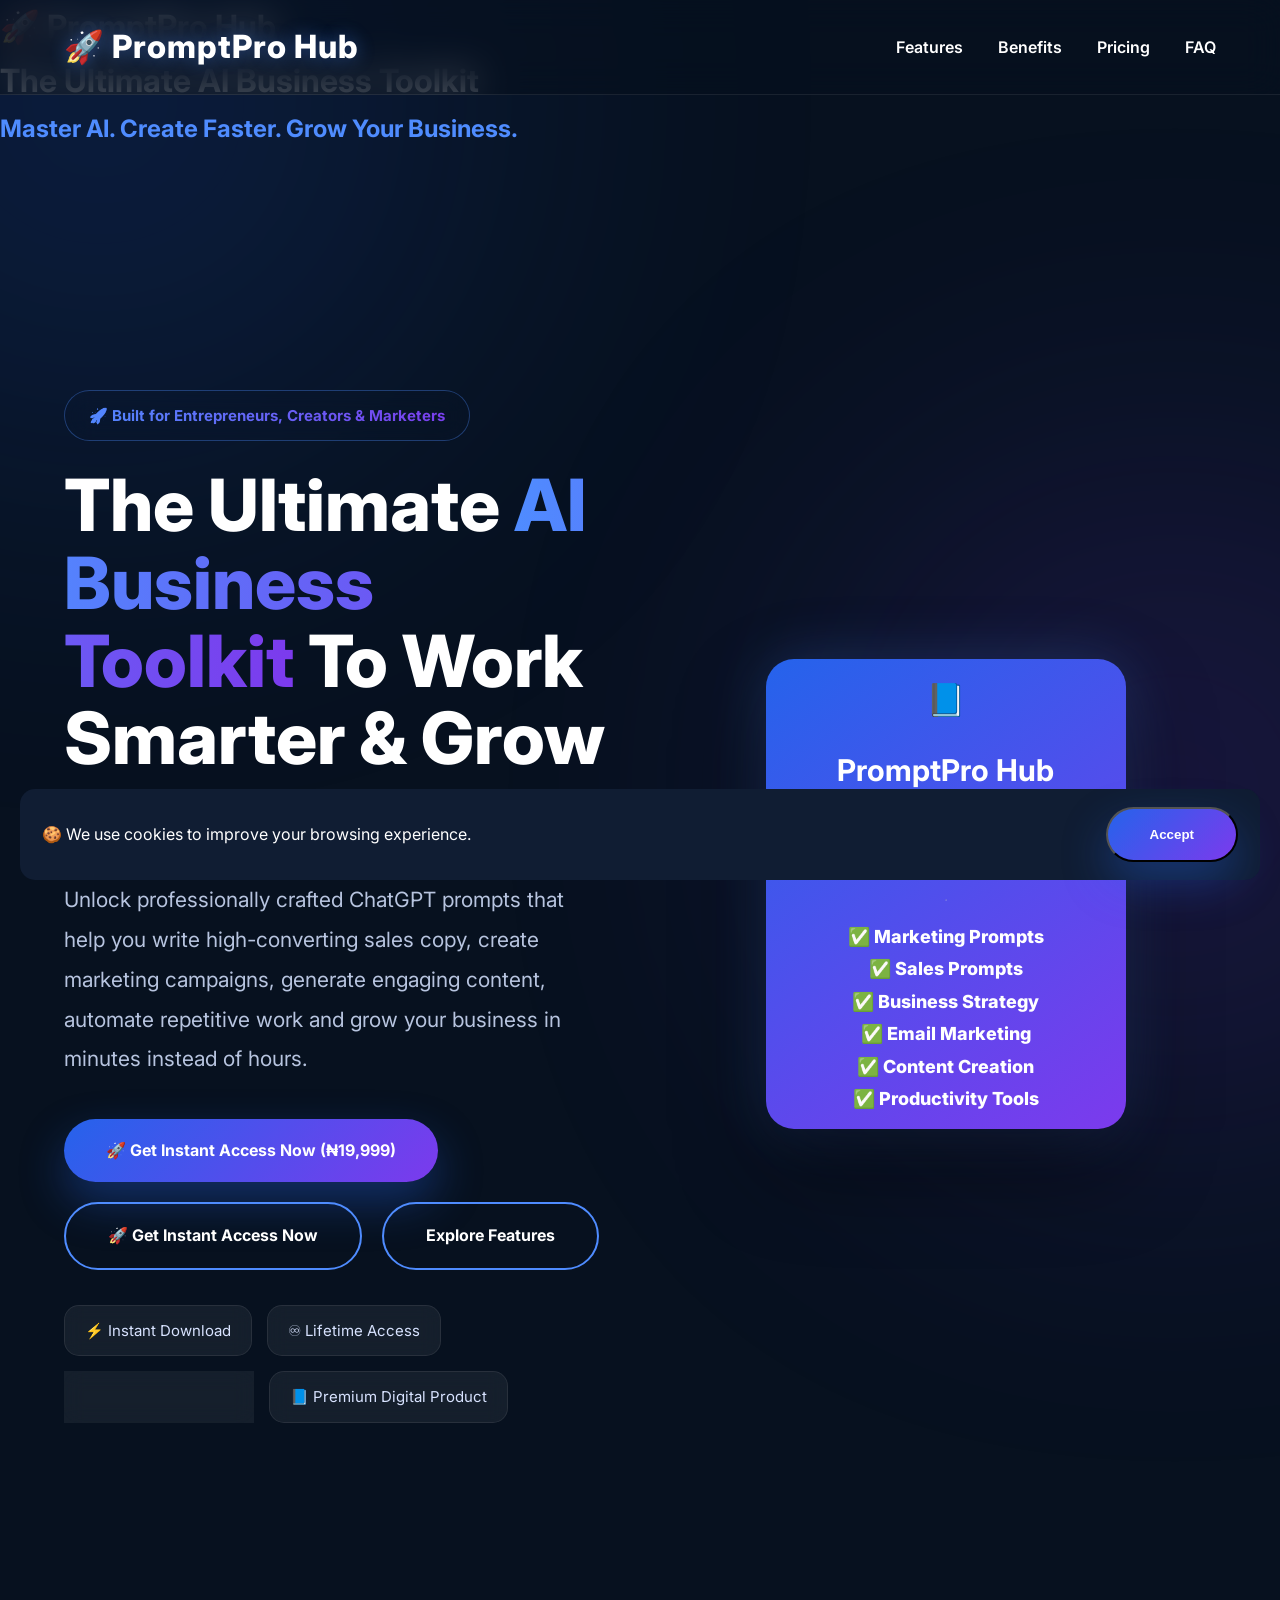
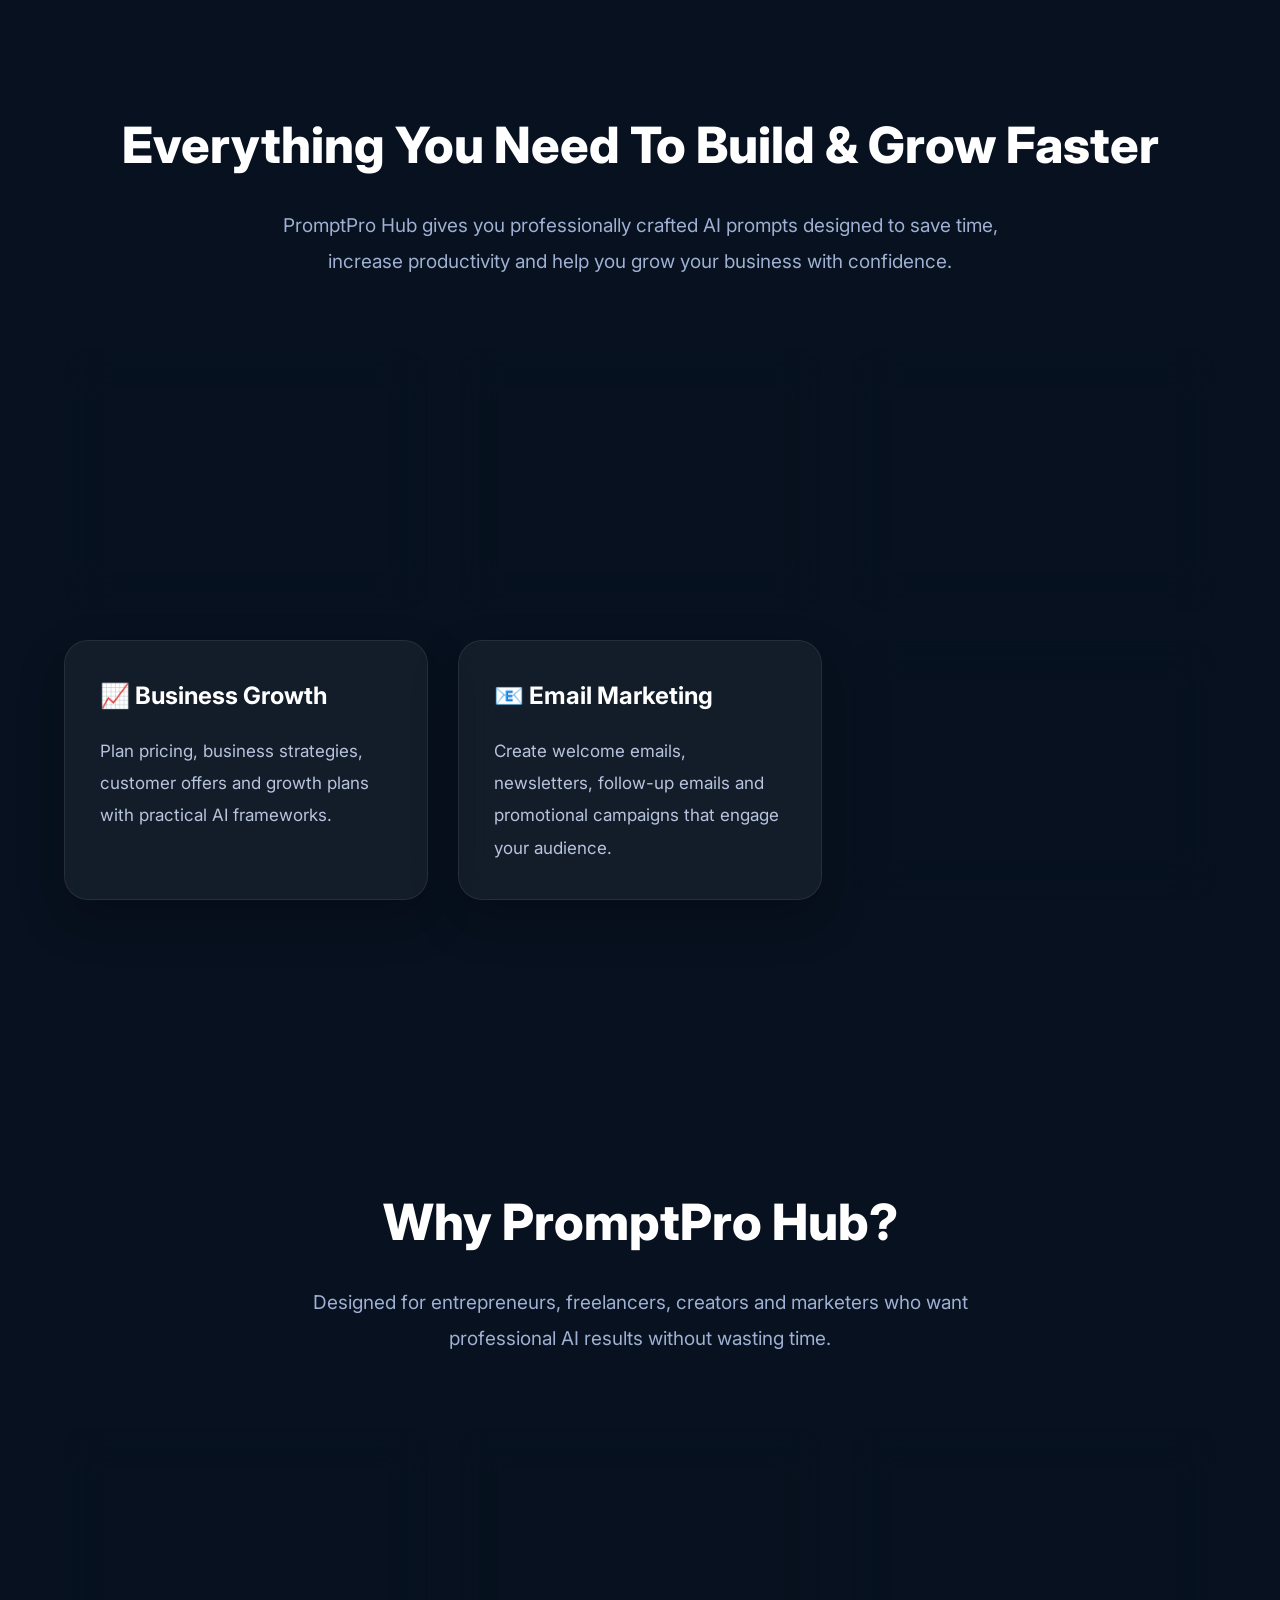
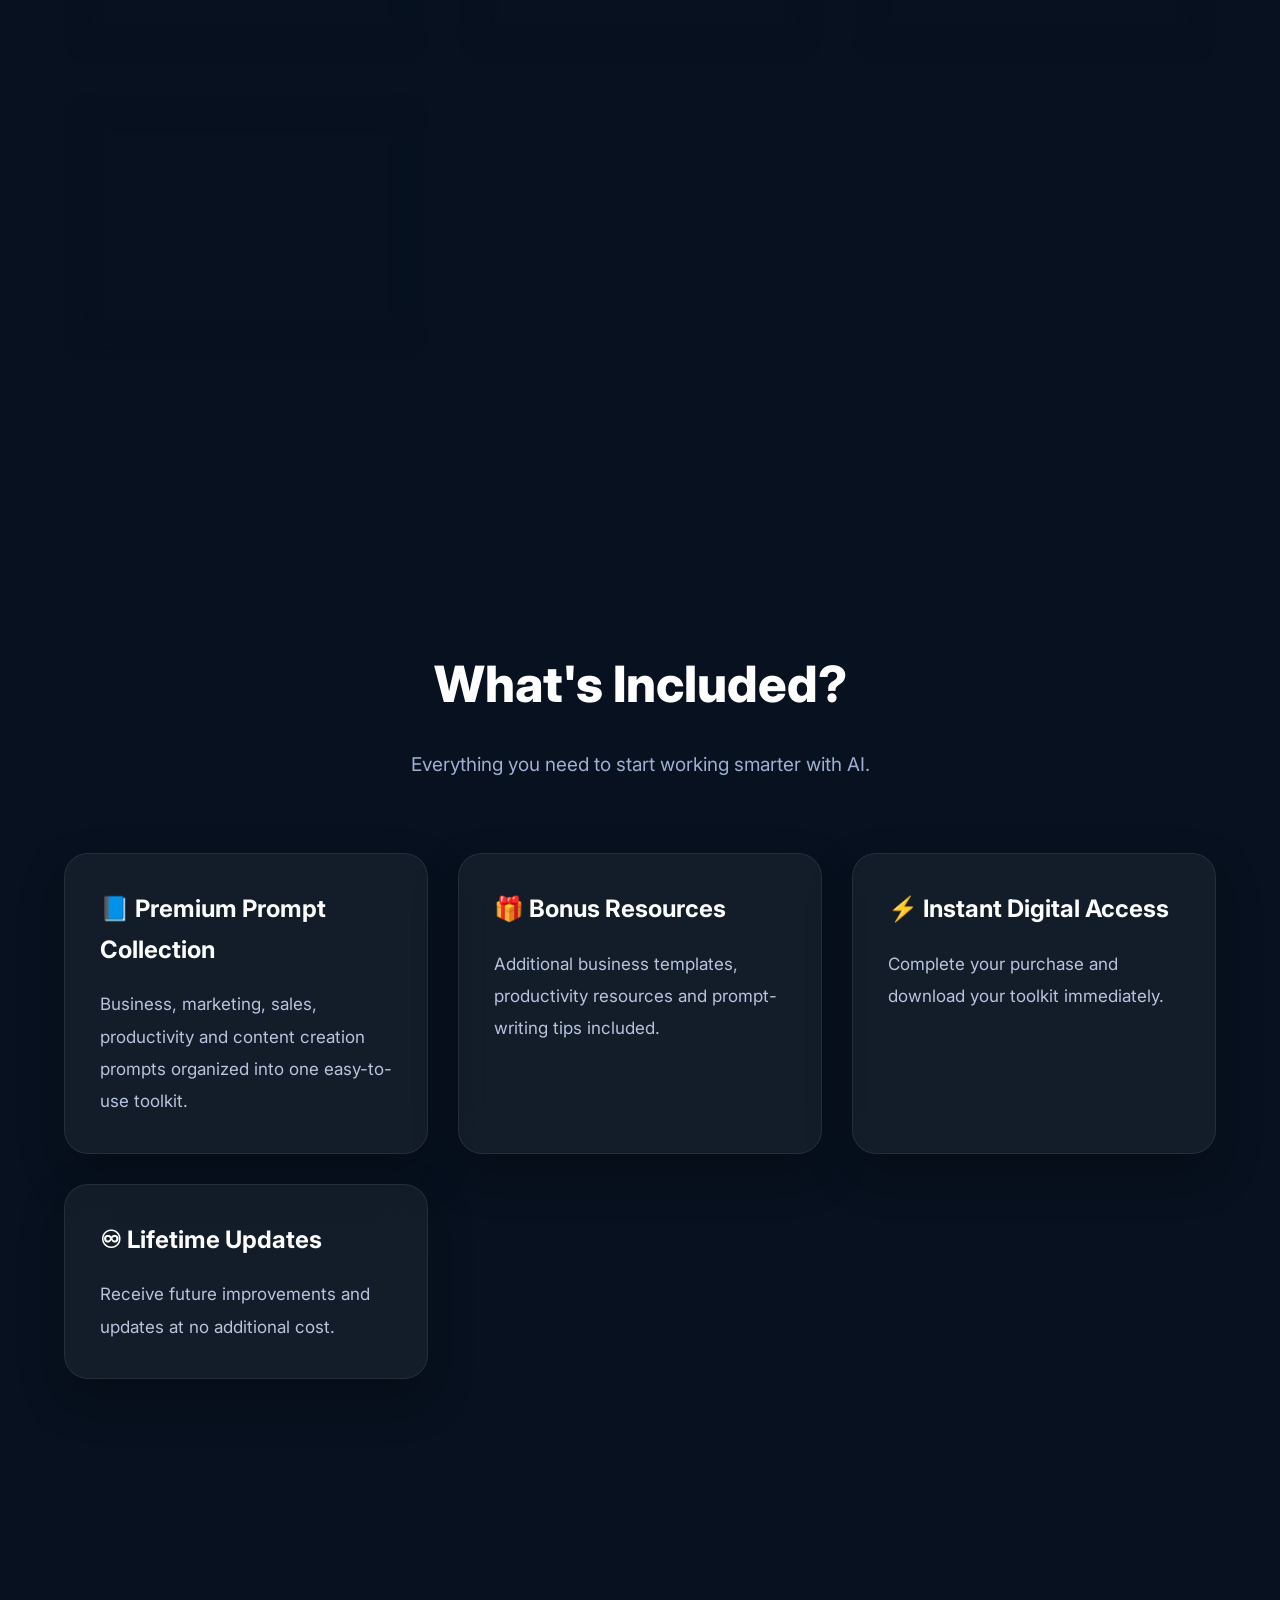
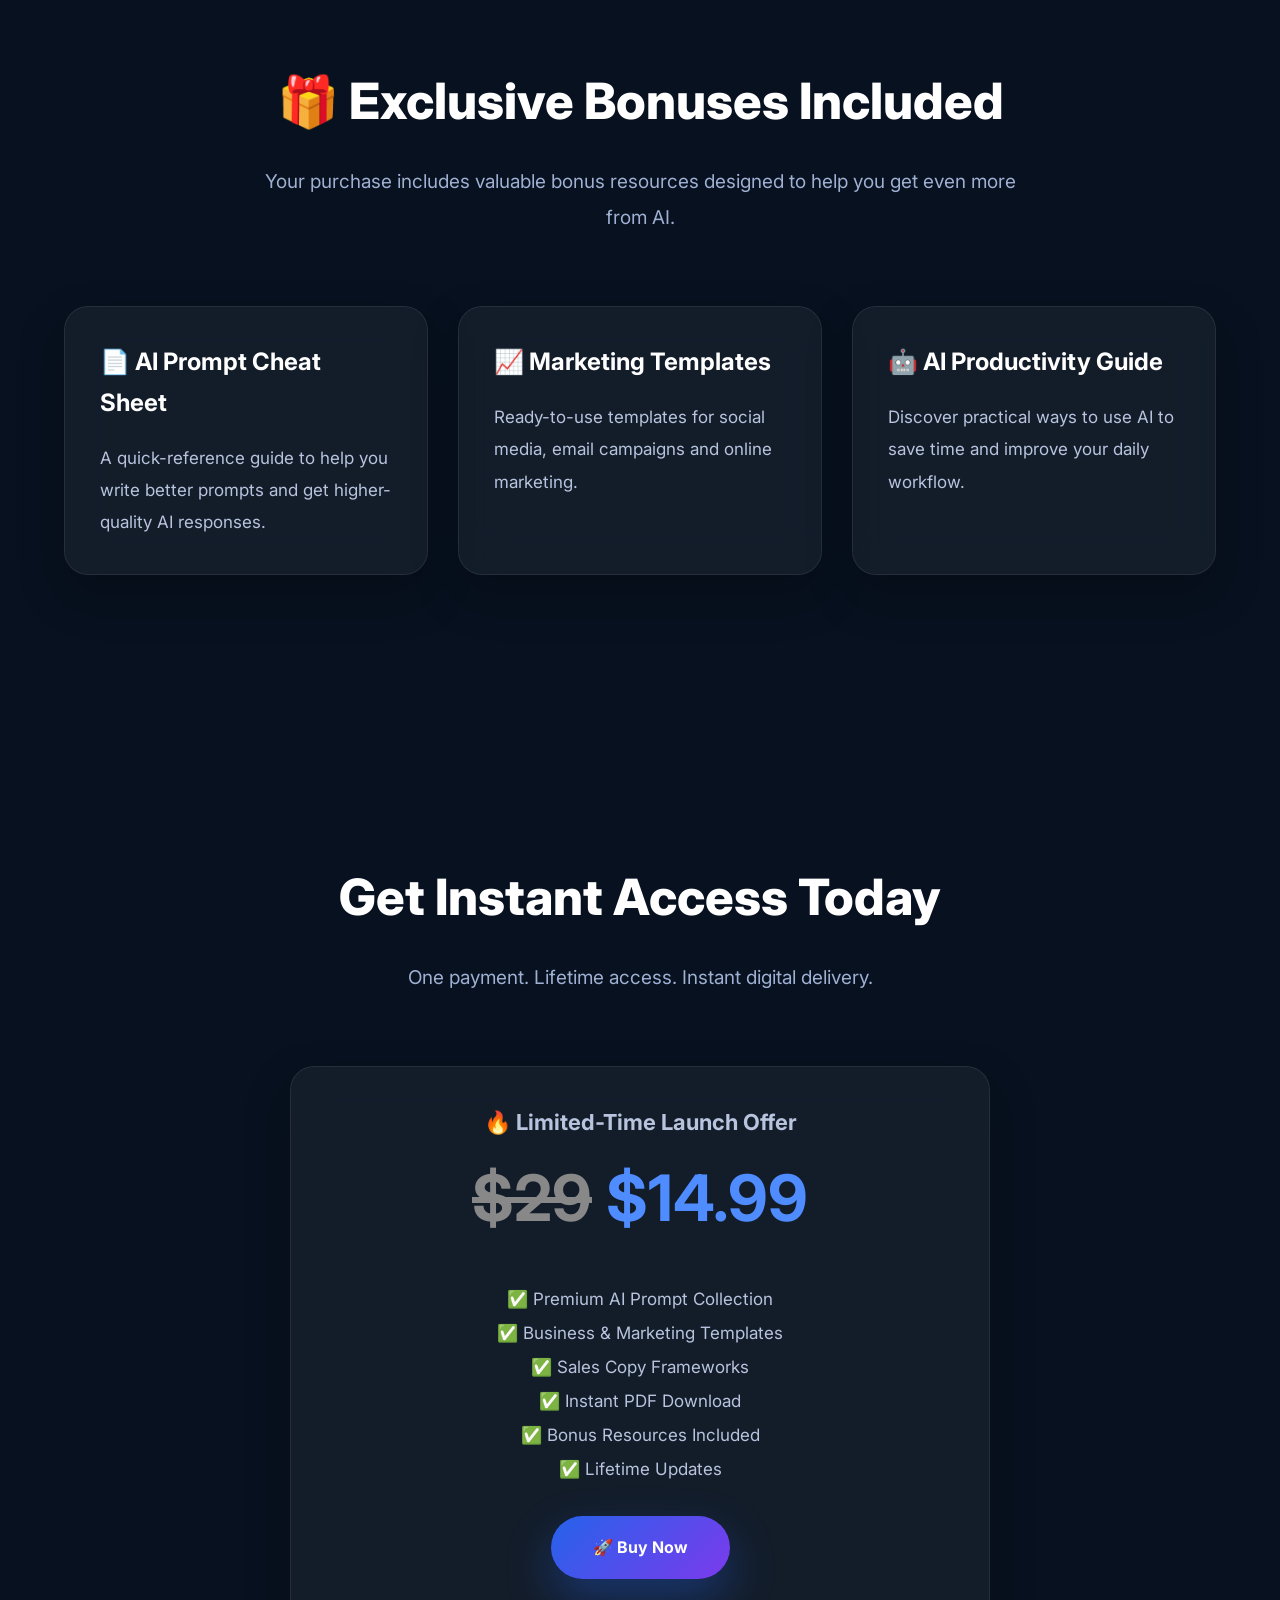
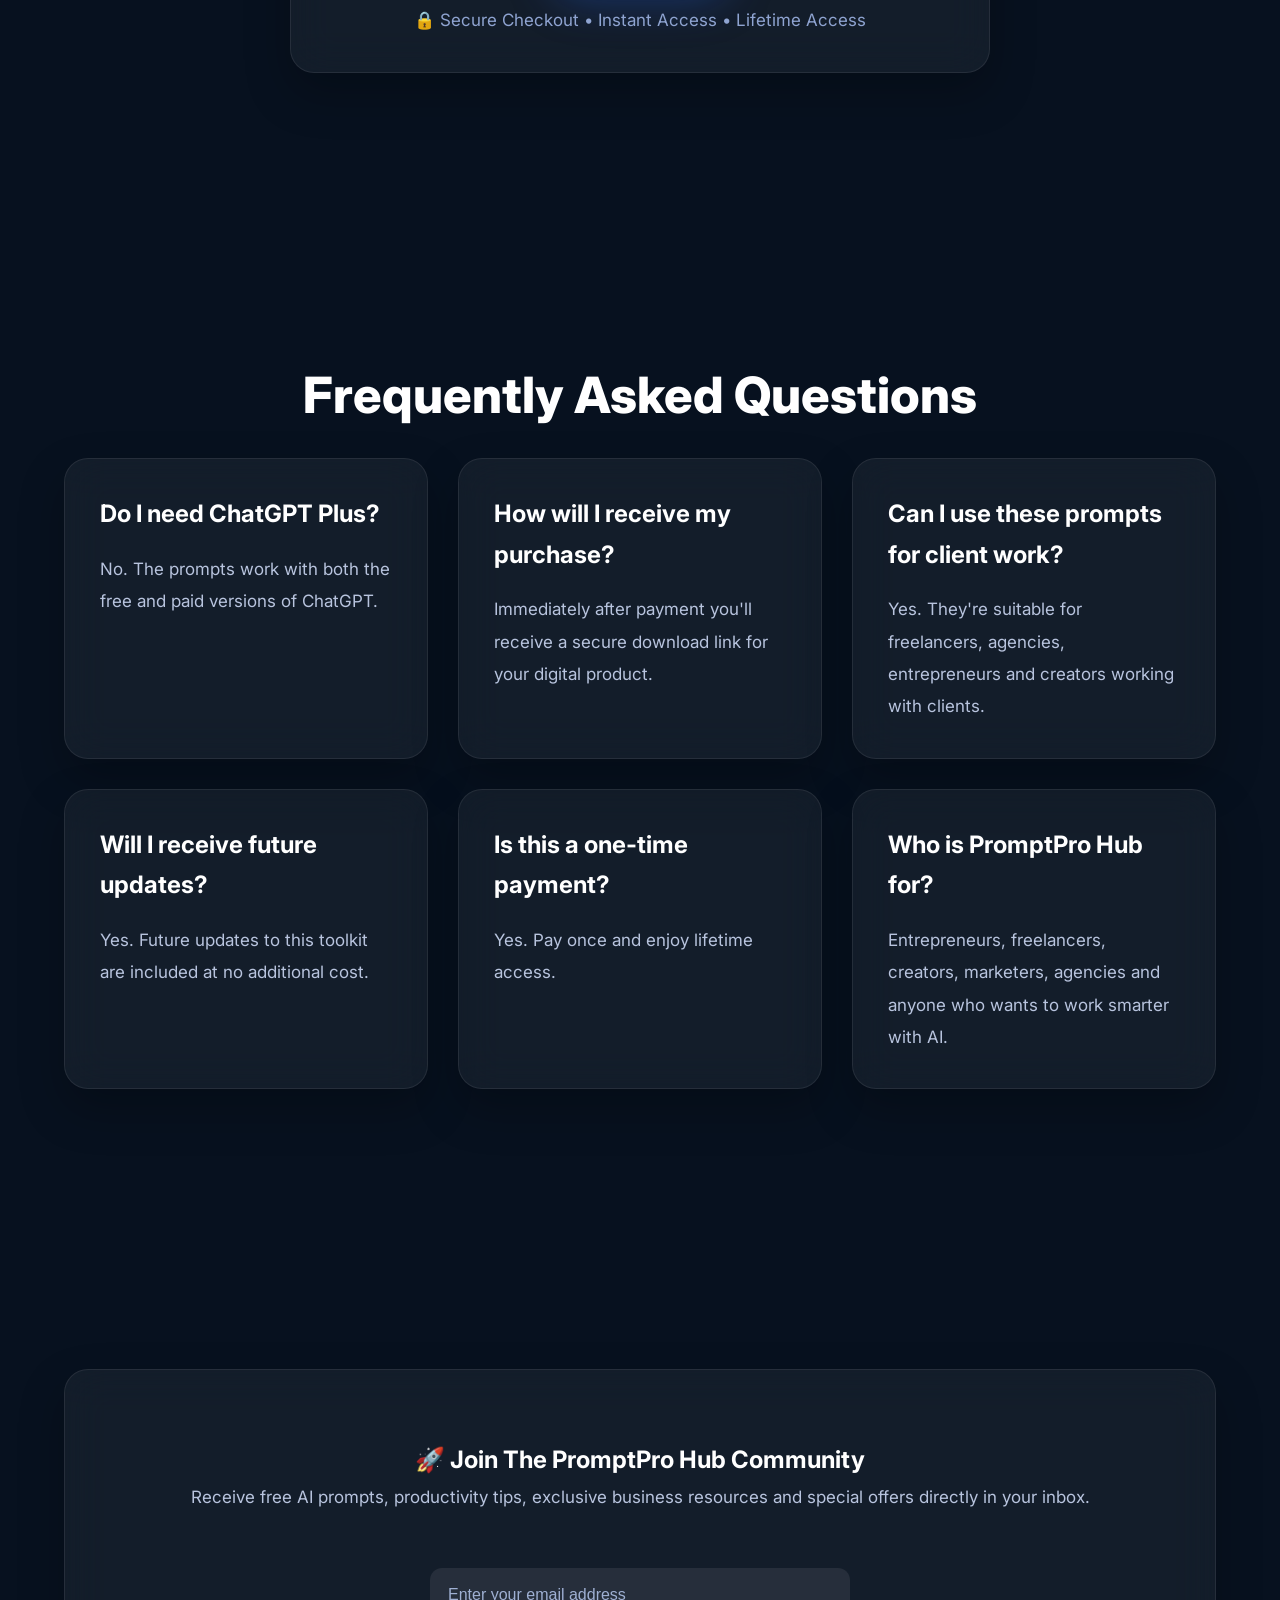
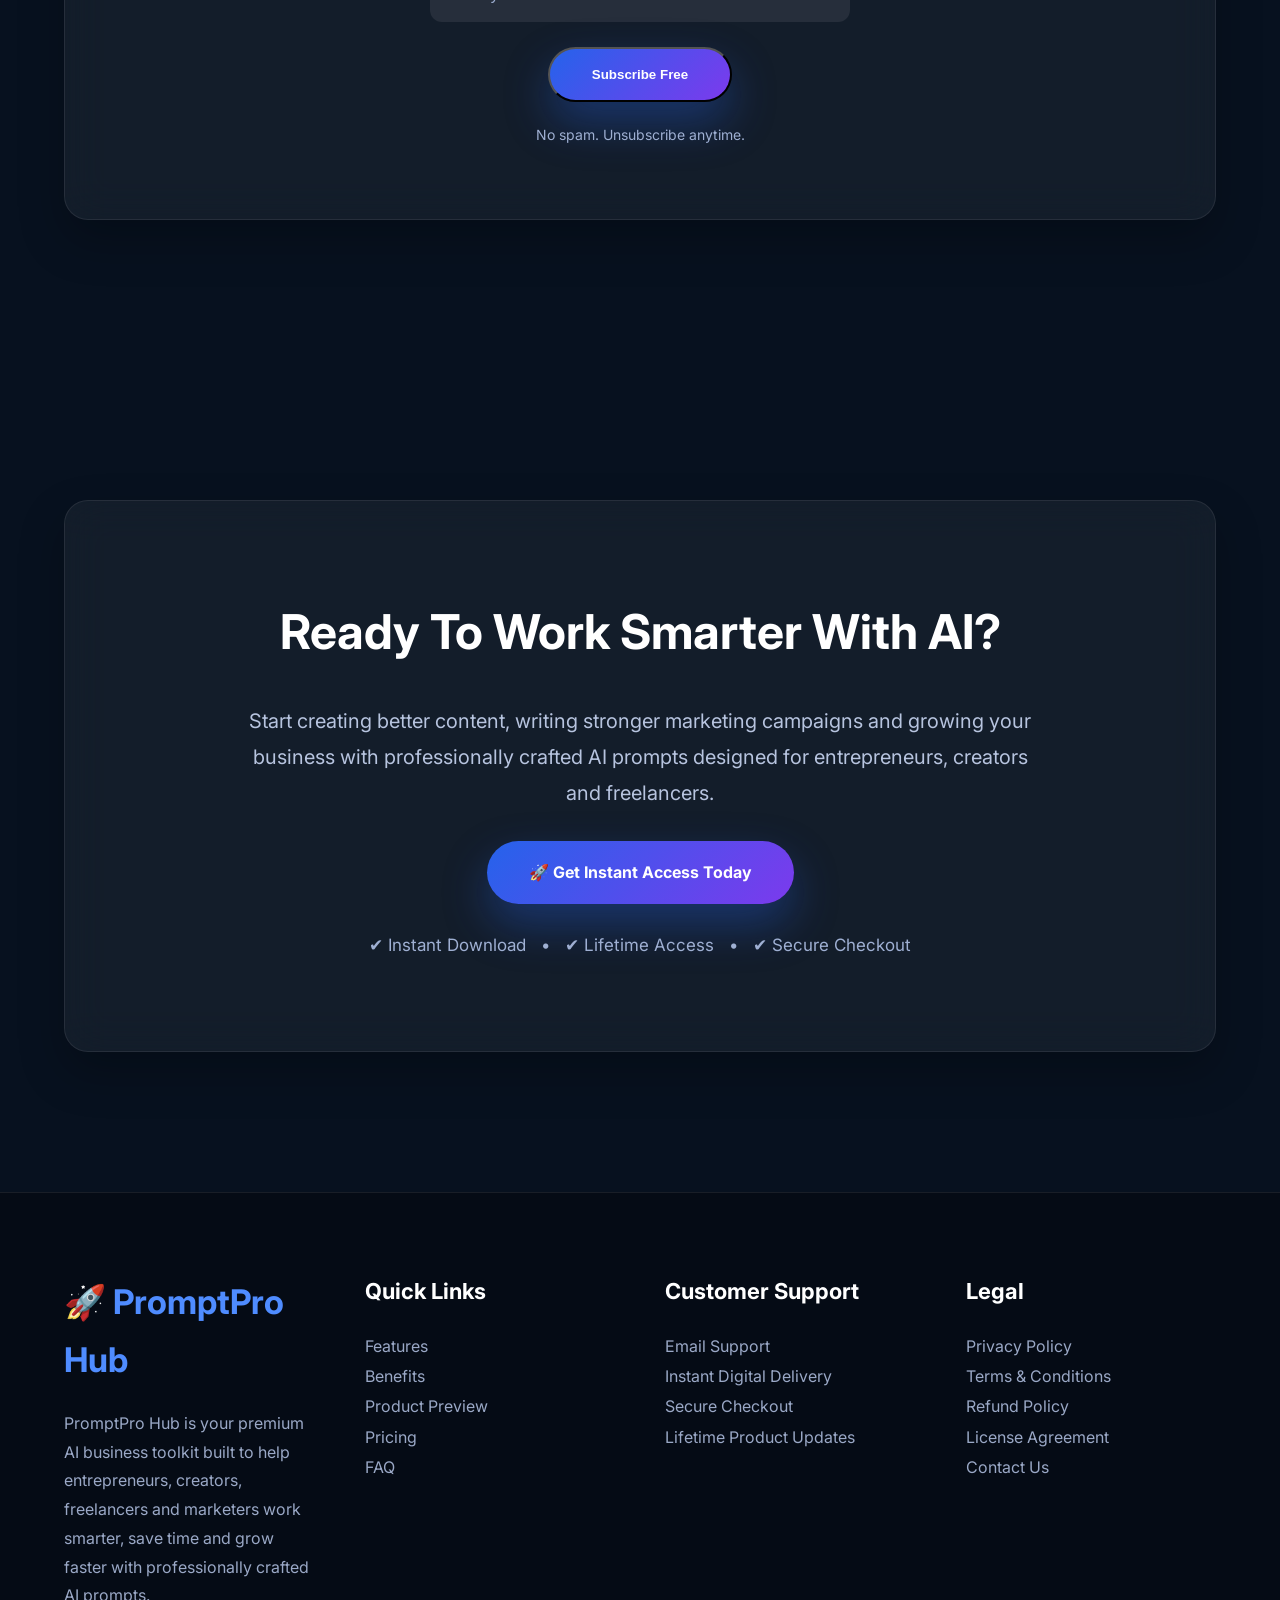
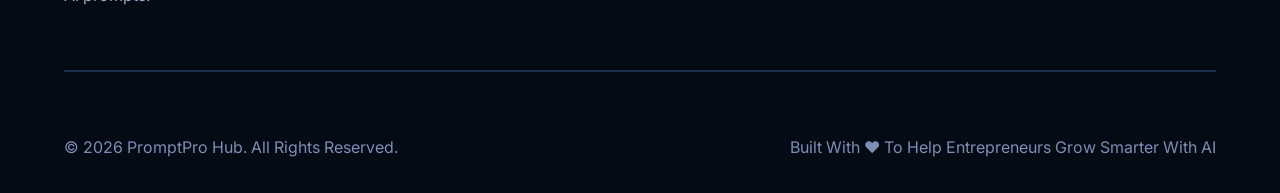
<file: index.html>
<!DOCTYPE html>
<html lang="en">

<head>

<meta charset="UTF-8">
<meta name="viewport" content="width=device-width, initial-scale=1.0">

<h1>
🚀 PromptPro Hub<br>
The Ultimate AI Business Toolkit
</h1>

<h2 style="color:#4F8CFF;">
Master AI. Create Faster. Grow Your Business.
</h2>

<meta name="description"
content="Unlock premium AI prompts for entrepreneurs, creators, freelancers and marketers. Save time, increase productivity and grow your business with PromptPro Hub.">

<meta name="keywords"
content="ChatGPT prompts, AI prompts, PromptPro Hub, AI business toolkit, marketing prompts, business prompts">

<meta name="author" content="PromptPro Hub">

<meta name="robots" content="index, follow">

<meta name="theme-color" content="#0B1220">
<meta name="google-site-verification" content="-H8AzUqDtSMZ_1AkI4seKuJZxhP034MO8zX_F6eigB0" />
  <meta name="msvalidate.01" content="9AE06C6D93B7371833E5E1F4BB7DCA4D" />
<meta property="og:title"
content="PromptPro Hub | The Ultimate AI Business Toolkit">

<meta property="og:description"
content="Premium AI prompts designed to help entrepreneurs, freelancers and creators work smarter and grow faster.">

<meta property="og:type"
content="website">

<meta property="og:image"
content="images/cover.png">

<meta property="og:url"
content="https://nyonggodspower726-wq.github.io/promptprohub/">

<meta name="twitter:card"
content="summary_large_image">

<link rel="stylesheet" href="style.css">

<link rel="preconnect" href="https://fonts.googleapis.com">

<link rel="preconnect"
href="https://fonts.gstatic.com"
crossorigin>

<link href="https://fonts.googleapis.com/css2?family=Inter:wght@300;400;500;600;700;800;900&display=swap"
rel="stylesheet">

<script async src="https://www.googletagmanager.com/gtag/js?id=G-46P59BCML3"></script>

<script>

window.dataLayer = window.dataLayer || [];

function gtag(){dataLayer.push(arguments);}

gtag('js', new Date());

gtag('config', 'G-46P59BCML3');

</script>

</head>

<body>

<header>

<div class="container">

<nav>

<div class="logo">

🚀 PromptPro Hub

</div>

<ul>

<li><a href="#features">Features</a></li>

<li><a href="#benefits">Benefits</a></li>

<li><a href="#pricing">Pricing</a></li>

<li><a href="#faq">FAQ</a></li>

</ul>

</nav>

</div>

</header>

<section class="hero">

<div class="container">

<div class="hero">

<div class="hero-text">

<span class="badge">

🚀 Built for Entrepreneurs, Creators & Marketers

</span>

<h1>

The Ultimate

<span>AI Business Toolkit</span>

To Work Smarter & Grow Faster

</h1>

<p>

Unlock professionally crafted ChatGPT prompts that help you write high-converting sales copy, create marketing campaigns, generate engaging content, automate repetitive work and grow your business in minutes instead of hours.

</p>

<div class="hero-buttons">

<a href="checkout.html"
class="btn"
target="_blank"
rel="noopener noreferrer">

🚀 Get Instant Access Now (₦19,999)

</a>

<br><br>

<a href="checkout.html"
class="btn-outline"
target="_blank"
rel="noopener noreferrer">

🚀 Get Instant Access Now

</a>

<a href="#features" class="btn-outline">

Explore Features

</a>

</div>

<div class="hero-trust">

<div>⚡ Instant Download</div>

<div>♾ Lifetime Access</div>

<div>🔒 Secure Checkout</div>

<div>📘 Premium Digital Product</div>

</div>

</div>

<div class="hero-image">

<div class="mockup">

📘

<h2>

PromptPro Hub

</h2>

<p>

The Ultimate AI Business Toolkit

</p>

<hr style="margin:20px 0;opacity:.2;">

<p>

✅ Marketing Prompts<br>

✅ Sales Prompts<br>

✅ Business Strategy<br>

✅ Email Marketing<br>

✅ Content Creation<br>

✅ Productivity Tools

</p>

</div>

</div>

</div>

</div>

</section>
<!-- FEATURES -->

<section id="features">

<div class="container">

<h2 class="title">

Everything You Need To Build & Grow Faster

</h2>

<p class="subtitle">

PromptPro Hub gives you professionally crafted AI prompts designed to save time, increase productivity and help you grow your business with confidence.

</p>

<div class="cards">

<div class="card">

<h3>🚀 Marketing Prompts</h3>

<p>

Generate Facebook ads, Instagram captions, email campaigns, landing page copy and SEO content in minutes.

</p>

</div>

<div class="card">

<h3>💰 Sales Copy</h3>

<p>

Write persuasive product descriptions, sales pages, offers and high-converting copy with ease.

</p>

</div>

<div class="card">

<h3>🤖 AI Productivity</h3>

<p>

Automate repetitive business tasks and complete work much faster using ready-made prompts.

</p>

</div>

<div class="card">

<h3>📈 Business Growth</h3>

<p>

Plan pricing, business strategies, customer offers and growth plans with practical AI frameworks.

</p>

</div>

<div class="card">

<h3>📧 Email Marketing</h3>

<p>

Create welcome emails, newsletters, follow-up emails and promotional campaigns that engage your audience.

</p>

</div>

<div class="card">

<h3>🌍 Social Media Content</h3>

<p>

Create engaging posts for Facebook, Instagram, LinkedIn, TikTok and X consistently.

</p>

</div>

</div>

</div>

</section>

<!-- BENEFITS -->

<section id="benefits">

<div class="container">

<h2 class="title">

Why PromptPro Hub?

</h2>

<p class="subtitle">

Designed for entrepreneurs, freelancers, creators and marketers who want professional AI results without wasting time.

</p>

<div class="cards">

<div class="card">

<h3>⚡ Save Hours Every Week</h3>

<p>

Stop starting from scratch. Copy, customize and get results faster.

</p>

</div>

<div class="card">

<h3>📈 Increase Productivity</h3>

<p>

Complete more work in less time while focusing on growing your business.

</p>

</div>

<div class="card">

<h3>🎯 Beginner Friendly</h3>

<p>

No technical skills required. Simply copy each prompt into ChatGPT and customize it.

</p>

</div>

<div class="card">

<h3>💼 Built For Real Businesses</h3>

<p>

Perfect for freelancers, agencies, startups, creators and online businesses.

</p>

</div>

</div>

</div>

</section>

<!-- PRODUCT PREVIEW -->

<section id="preview">

<div class="container">

<h2 class="title">

What's Included?

</h2>

<p class="subtitle">

Everything you need to start working smarter with AI.

</p>

<div class="cards">

<div class="card">

<h3>📘 Premium Prompt Collection</h3>

<p>

Business, marketing, sales, productivity and content creation prompts organized into one easy-to-use toolkit.

</p>

</div>

<div class="card">

<h3>🎁 Bonus Resources</h3>

<p>

Additional business templates, productivity resources and prompt-writing tips included.

</p>

</div>

<div class="card">

<h3>⚡ Instant Digital Access</h3>

<p>

Complete your purchase and download your toolkit immediately.

</p>

</div>

<div class="card">

<h3>♾ Lifetime Updates</h3>

<p>

Receive future improvements and updates at no additional cost.

</p>

</div>

</div>

</div>

  </section>
<!-- BONUSES -->

<section id="bonuses">

<div class="container">

<h2 class="title">

🎁 Exclusive Bonuses Included

</h2>

<p class="subtitle">

Your purchase includes valuable bonus resources designed to help you get even more from AI.

</p>

<div class="cards">

<div class="card">

<h3>📄 AI Prompt Cheat Sheet</h3>

<p>

A quick-reference guide to help you write better prompts and get higher-quality AI responses.

</p>

</div>

<div class="card">

<h3>📈 Marketing Templates</h3>

<p>

Ready-to-use templates for social media, email campaigns and online marketing.

</p>

</div>

<div class="card">

<h3>🤖 AI Productivity Guide</h3>

<p>

Discover practical ways to use AI to save time and improve your daily workflow.

</p>

</div>

</div>

</div>

</section>

<!-- PRICING -->

<section id="pricing">

<div class="container">

<h2 class="title">

Get Instant Access Today

</h2>

<p class="subtitle">

One payment. Lifetime access. Instant digital delivery.

</p>

<div class="card" style="max-width:700px;margin:auto;text-align:center;">

<p style="font-size:22px;font-weight:700;">

🔥 Limited-Time Launch Offer

</p>

<h1 style="font-size:64px;">

<del style="color:#888;">$29</del>

<span style="color:#4F8CFF;">

$14.99

</span>

</h1>

<p style="margin:30px 0;line-height:2;">

✅ Premium AI Prompt Collection<br>

✅ Business & Marketing Templates<br>

✅ Sales Copy Frameworks<br>

✅ Instant PDF Download<br>

✅ Bonus Resources Included<br>

✅ Lifetime Updates

</p>

<a href="checkout.html"
class="btn"
target="_blank">

🚀 Buy Now

</a>

<p style="margin-top:25px;color:#8fa4d1;">

🔒 Secure Checkout • Instant Access • Lifetime Access

</p>

</div>

</div>

</section>

<!-- FAQ -->

<section id="faq">

<div class="container">

<h2 class="title">

Frequently Asked Questions

</h2>

<div class="cards">

<div class="card">

<h3>

Do I need ChatGPT Plus?

</h3>

<p>

No. The prompts work with both the free and paid versions of ChatGPT.

</p>

</div>

<div class="card">

<h3>

How will I receive my purchase?

</h3>

<p>

Immediately after payment you'll receive a secure download link for your digital product.

</p>

</div>

<div class="card">

<h3>

Can I use these prompts for client work?

</h3>

<p>

Yes. They're suitable for freelancers, agencies, entrepreneurs and creators working with clients.

</p>

</div>

<div class="card">

<h3>

Will I receive future updates?

</h3>

<p>

Yes. Future updates to this toolkit are included at no additional cost.

</p>

</div>

<div class="card">

<h3>

Is this a one-time payment?

</h3>

<p>

Yes. Pay once and enjoy lifetime access.

</p>

</div>

<div class="card">

<h3>

Who is PromptPro Hub for?

</h3>

<p>

Entrepreneurs, freelancers, creators, marketers, agencies and anyone who wants to work smarter with AI.

</p>

</div>

</div>

</div>

</section>
<!-- NEWSLETTER -->

<section id="newsletter">

<div class="container">

<div class="card" style="text-align:center;padding:70px 40px;">

<h2>

🚀 Join The PromptPro Hub Community

</h2>

<p>

Receive free AI prompts, productivity tips, exclusive business resources and special offers directly in your inbox.

</p>

<form>

<input
type="email"
placeholder="Enter your email address"
style="padding:18px;width:70%;max-width:420px;border-radius:12px;border:none;margin:25px 0;font-size:16px;">

<br>

<button class="btn">

Subscribe Free

</button>

</form>

<p style="margin-top:20px;color:#9fb0d3;font-size:14px;">

No spam. Unsubscribe anytime.

</p>

</div>

</div>

</section>

<!-- FINAL CALL TO ACTION -->

<section id="final-cta">

<div class="container">

<div class="card" style="text-align:center;padding:90px 45px;">

<h2 style="font-size:48px;">

Ready To Work Smarter With AI?

</h2>

<p style="font-size:20px;color:#b7c4df;margin:30px auto;max-width:800px;line-height:1.8;">

Start creating better content, writing stronger marketing campaigns and growing your business with professionally crafted AI prompts designed for entrepreneurs, creators and freelancers.

</p>

<a href="#pricing" class="btn">

🚀 Get Instant Access Today

</a>

<p style="margin-top:25px;color:#9fb0d3;">

✔ Instant Download &nbsp; • &nbsp;
✔ Lifetime Access &nbsp; • &nbsp;
✔ Secure Checkout

</p>

</div>

</div>

</section>

<!-- COOKIE NOTICE -->

<div
id="cookie-banner"
style="position:fixed;bottom:20px;left:20px;right:20px;background:#101d33;padding:18px 22px;border-radius:15px;display:flex;justify-content:space-between;align-items:center;gap:20px;z-index:9999;">

<p style="margin:0;color:#ffffff;">

🍪 We use cookies to improve your browsing experience.

</p>

<button
onclick="document.getElementById('cookie-banner').style.display='none'"
class="btn">

Accept

</button>

</div>

<!-- BACK TO TOP -->

<button
onclick="window.scrollTo({top:0,behavior:'smooth'})"
style="position:fixed;bottom:30px;right:30px;width:60px;height:60px;border:none;border-radius:50%;background:#4F8CFF;color:white;font-size:24px;cursor:pointer;box-shadow:0 10px 25px rgba(0,0,0,.35);z-index:999;">

↑

  </button>
<!-- FOOTER -->

<footer style="background:#050B15;padding:80px 0 30px;">

<div class="container">

<div style="display:grid;grid-template-columns:repeat(auto-fit,minmax(220px,1fr));gap:50px;">

<div>

<h2 style="color:#4F8CFF;">

🚀 PromptPro Hub

</h2>

<p style="color:#9AA8C6;line-height:1.8;margin-top:20px;">

PromptPro Hub is your premium AI business toolkit built to help entrepreneurs, creators, freelancers and marketers work smarter, save time and grow faster with professionally crafted AI prompts.

</p>

</div>

<div>

<h3 style="margin-bottom:20px;">

Quick Links

</h3>

<p><a href="#features">Features</a></p>

<p><a href="#benefits">Benefits</a></p>

<p><a href="#preview">Product Preview</a></p>

<p><a href="#pricing">Pricing</a></p>

<p><a href="#faq">FAQ</a></p>

</div>

<div>

<h3 style="margin-bottom:20px;">

Customer Support

</h3>

<p>Email Support</p>

<p>Instant Digital Delivery</p>

<p>Secure Checkout</p>

<p>Lifetime Product Updates</p>

</div>

<div>

<h3 style="margin-bottom:20px;">

Legal

</h3>

<p><a href="privacy.html">Privacy Policy</a></p>

<p><a href="terms.html">Terms & Conditions</a></p>

<p><a href="refund.html">Refund Policy</a></p>

<p><a href="license.html">License Agreement</a></p>

<p><a href="support.html">Contact Us</a></p>

</div>

</div>

<hr style="margin:60px 0;border:1px solid #1D2F50;">

<div style="display:flex;justify-content:space-between;flex-wrap:wrap;gap:20px;align-items:center;">

<p style="color:#7D8DB4;">

© 2026 PromptPro Hub. All Rights Reserved.

</p>

<p style="color:#7D8DB4;">

Built With ❤️ To Help Entrepreneurs Grow Smarter With AI

</p>

</div>

</div>

</footer>

<script src="script.js"></script>

</body>

    </html>
</file>
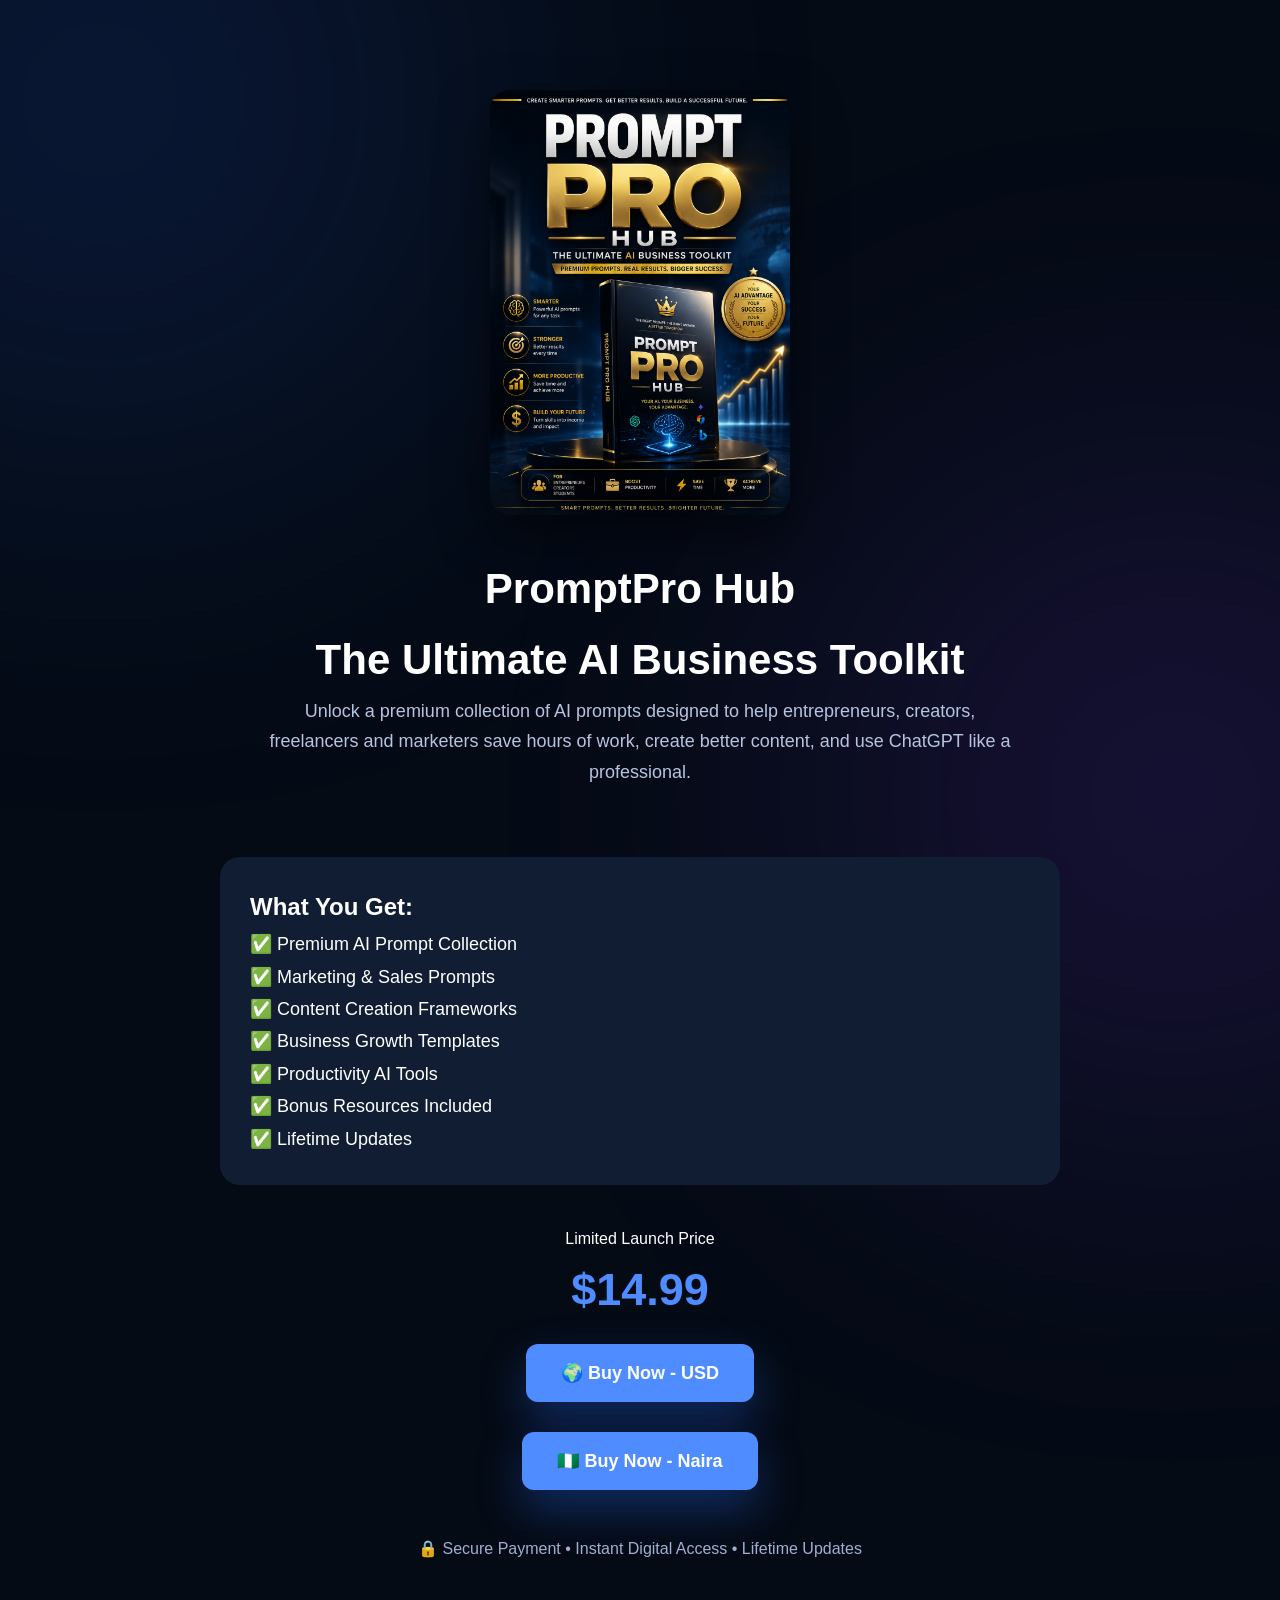
<file: checkout.html>
<!DOCTYPE html>
<html lang="en">

<head>

<meta charset="UTF-8">
<meta name="viewport" content="width=device-width, initial-scale=1.0">

<title>PromptPro Hub Checkout | AI Business Toolkit</title>

<meta name="description"
content="Get instant access to PromptPro Hub - The Ultimate AI Business Toolkit.">

<link rel="stylesheet" href="style.css">

<style>

body{
background:#050B15;
color:white;
font-family:Inter,Arial,sans-serif;
}

.checkout{
max-width:900px;
margin:60px auto;
padding:30px;
text-align:center;
}

.cover{
width:300px;
max-width:90%;
border-radius:20px;
box-shadow:0 20px 50px rgba(0,0,0,.5);
}

h1{
font-size:42px;
margin-top:30px;
}

.subtitle{
color:#b7c4df;
font-size:18px;
line-height:1.7;
}

.features{
background:#101d33;
padding:30px;
border-radius:20px;
margin:40px 0;
text-align:left;
}

.features p{
font-size:18px;
line-height:1.8;
}

.price{
font-size:45px;
font-weight:800;
color:#4F8CFF;
}

.btn{
display:inline-block;
padding:18px 35px;
border-radius:12px;
background:#4F8CFF;
color:white;
border:none;
text-decoration:none;
font-size:18px;
font-weight:bold;
margin:15px;
cursor:pointer;
}

.btn:hover{
opacity:.85;
}

.btn:disabled{
opacity:.5;
cursor:not-allowed;
}

.note{
color:#9fb0d3;
margin-top:30px;
}

#paymentStatus{
display:none;
margin-top:25px;
padding:18px;
border-radius:10px;
background:#101d33;
color:#b7c4df;
line-height:1.6;
word-break:break-word;
}

#errorBox{
display:none;
margin-top:20px;
padding:18px;
border-radius:10px;
background:#30151a;
color:#ffb4b4;
text-align:left;
white-space:pre-wrap;
word-break:break-word;
}

</style>

</head>


<body>


<div class="checkout">


<img
src="ebook.png"
class="cover"
alt="PromptPro Hub AI Business Toolkit"
>


<h1>
PromptPro Hub<br>
The Ultimate AI Business Toolkit
</h1>


<p class="subtitle">

Unlock a premium collection of AI prompts designed to help
entrepreneurs, creators, freelancers and marketers save hours
of work, create better content, and use ChatGPT like a professional.

</p>


<div class="features">

<h2>What You Get:</h2>

<p>
✅ Premium AI Prompt Collection<br>
✅ Marketing & Sales Prompts<br>
✅ Content Creation Frameworks<br>
✅ Business Growth Templates<br>
✅ Productivity AI Tools<br>
✅ Bonus Resources Included<br>
✅ Lifetime Updates
</p>

</div>


<p>Limited Launch Price</p>


<div class="price">
$14.99
</div>


<button
class="btn"
id="usdButton"
onclick="startPayment('USD')"
>

🌍 Buy Now - USD

</button>


<br>


<button
class="btn"
id="ngnButton"
onclick="startPayment('NGN')"
>

🇳🇬 Buy Now - Naira

</button>


<div id="paymentStatus">
Preparing secure Flutterwave payment...
</div>


<div id="errorBox"></div>


<p class="note">

🔒 Secure Payment • Instant Digital Access • Lifetime Updates

</p>


</div>


<script>

const PAYMENT_SERVER =
"https://promptpro-payment-production-f97b.up.railway.app";


async function startPayment(currency){

    const usdButton =
        document.getElementById("usdButton");

    const ngnButton =
        document.getElementById("ngnButton");

    const status =
        document.getElementById("paymentStatus");

    const errorBox =
        document.getElementById("errorBox");


    usdButton.disabled = true;
    ngnButton.disabled = true;


    status.style.display = "block";

    status.innerText =
        "Connecting to PromptPro Hub payment server...";


    errorBox.style.display = "none";
    errorBox.innerText = "";


    try{

        const response = await fetch(
            PAYMENT_SERVER + "/create-payment",
            {
                method: "POST",

                headers: {
                    "Content-Type":
                        "application/json"
                },

                body: JSON.stringify({

                    currency: currency,

                    email:
                        "customer@promptprohub.com"

                })
            }
        );


        const rawText =
            await response.text();


        let result;

        try{

            result =
                JSON.parse(rawText);

        }catch{

            result = {
                raw_response: rawText
            };

        }


        console.log(
            "Railway HTTP Status:",
            response.status
        );

        console.log(
            "Railway Response:",
            result
        );


        /*
        ====================================================
        PAYMENT CREATED
        ====================================================
        */

        if(
            response.ok
            &&
            result.status === "success"
            &&
            result.payment_url
        ){

            status.innerText =
                "Payment created. Redirecting...";


            window.location.href =
                result.payment_url;

            return;
        }


        /*
        ====================================================
        PAYMENT CREATION FAILED
        ====================================================
        */

        throw new Error(

            "HTTP Status: "
            + response.status
            + "\n\n"
            + JSON.stringify(
                result,
                null,
                2
            )

        );


    }catch(error){

        console.error(
            "Payment Error:",
            error
        );


        status.innerText =
            "Payment creation failed.";


        errorBox.style.display =
            "block";


        errorBox.innerText =
            "SERVER RESPONSE:\n\n"
            + error.message;


        usdButton.disabled = false;
        ngnButton.disabled = false;

    }

}

</script>


</body>

</html>
</file>
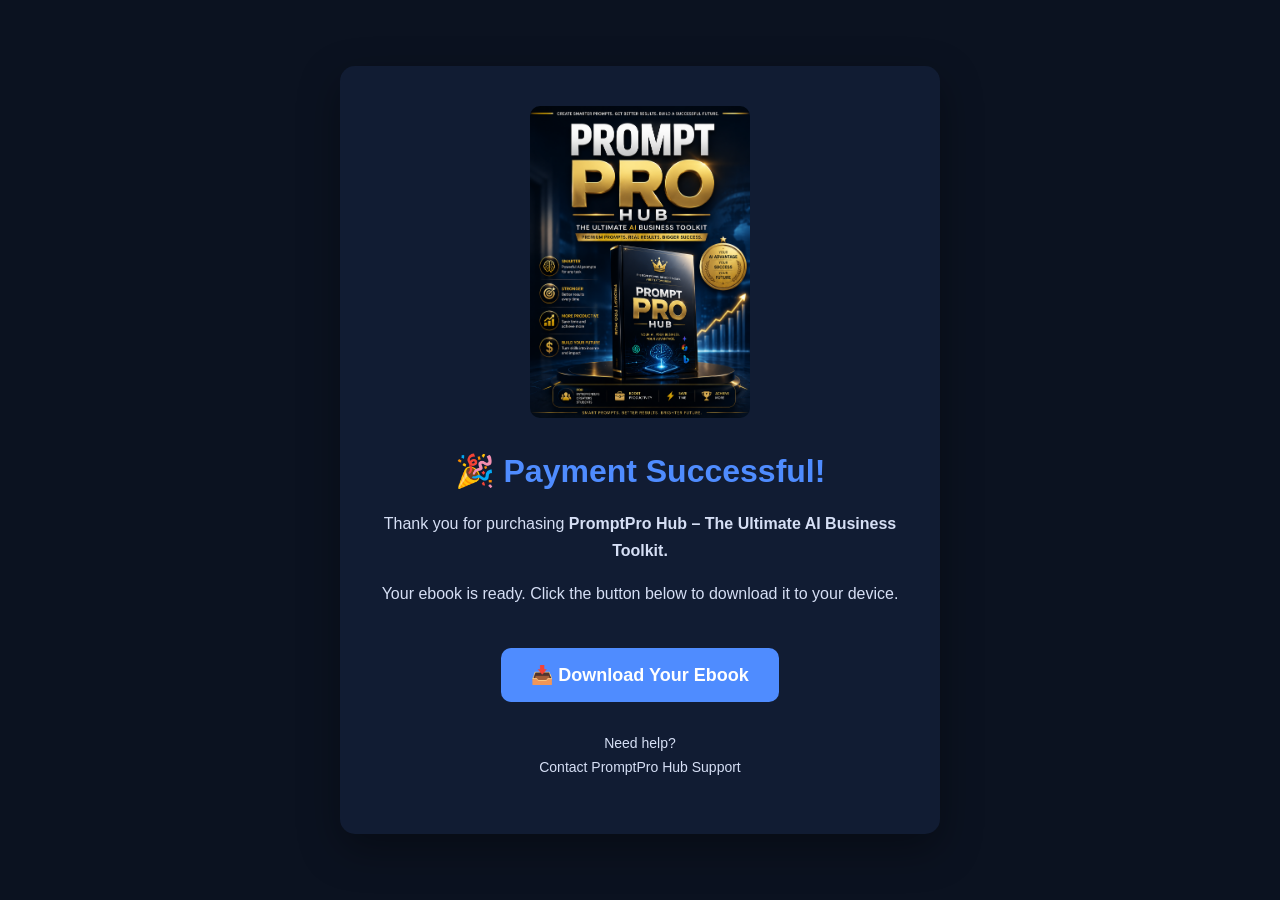
<file: download.html>
<!DOCTYPE html>
<html lang="en">
<head>
<meta charset="UTF-8">
<meta name="viewport" content="width=device-width, initial-scale=1.0">

<title>Download Your Ebook | PromptPro Hub</title>

<style>
*{
    box-sizing:border-box;
}

body{
    margin:0;
    font-family:Arial,sans-serif;
    background:#0B1220;
    color:#fff;
    display:flex;
    justify-content:center;
    align-items:center;
    min-height:100vh;
    padding:20px;
}

.card{
    background:#111C33;
    padding:40px;
    border-radius:15px;
    width:100%;
    max-width:600px;
    text-align:center;
    box-shadow:0 15px 40px rgba(0,0,0,.35);
}

img{
    width:220px;
    max-width:100%;
    border-radius:10px;
    margin-bottom:20px;
}

h1{
    color:#4F8CFF;
    margin:10px 0 20px;
}

p{
    color:#d6dff5;
    line-height:1.7;
}

.btn{
    display:inline-block;
    margin-top:25px;
    background:#4F8CFF;
    color:#fff;
    padding:16px 30px;
    text-decoration:none;
    border-radius:10px;
    font-size:18px;
    font-weight:bold;
    cursor:pointer;
    border:none;
}

.btn:hover{
    background:#2f6fff;
}

.help{
    margin-top:30px;
    font-size:14px;
}
</style>

</head>

<body>

<div class="card">

    <img src="ebook.png" alt="PromptPro Hub">

    <h1>🎉 Payment Successful!</h1>

    <p>
        Thank you for purchasing
        <strong>PromptPro Hub – The Ultimate AI Business Toolkit.</strong>
    </p>

    <p>
        Your ebook is ready.
        Click the button below to download it to your device.
    </p>

    <!-- EBOOK DOWNLOAD -->
    <a
        class="btn"
        href="https://ebook-download-production-ae15.up.railway.app/download"
    >
        📥 Download Your Ebook
    </a>

    <p class="help">
        Need help?<br>
        Contact PromptPro Hub Support
    </p>

</div>

</body>
</html>
</file>
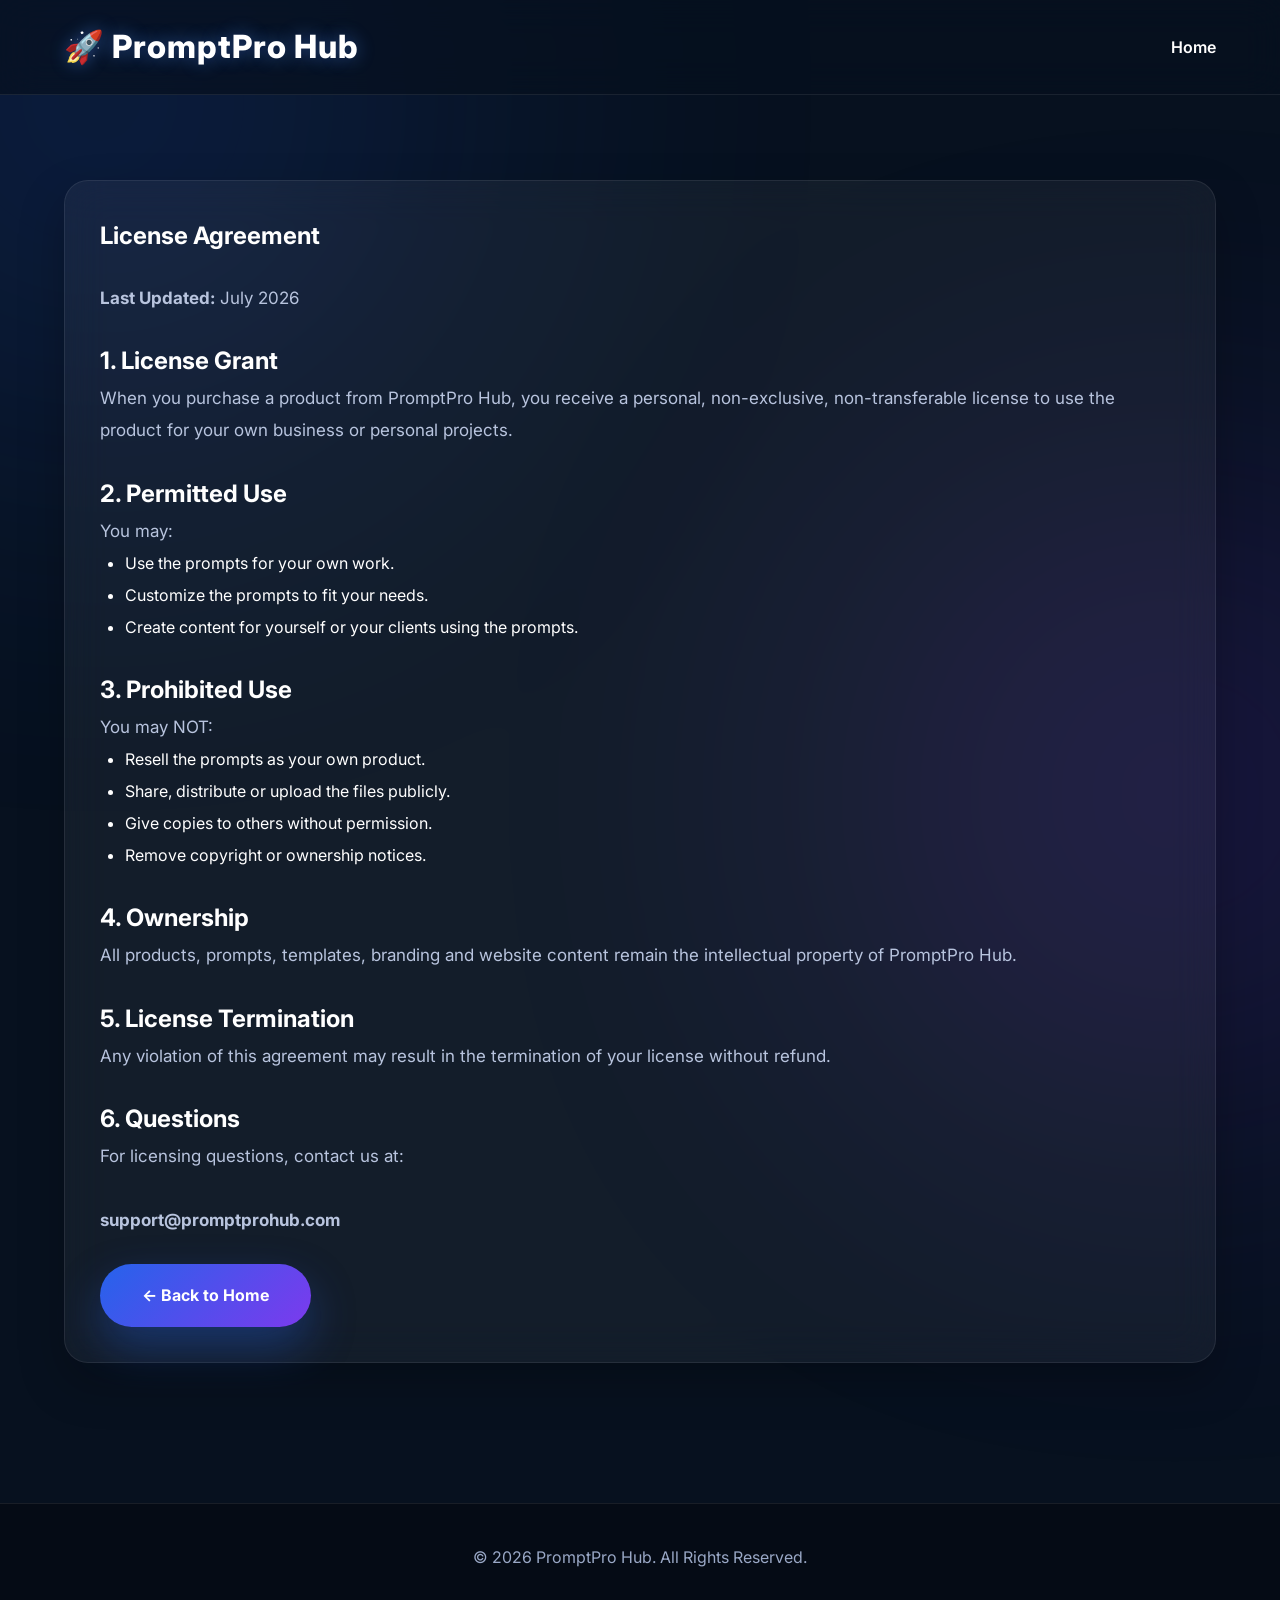
<file: license.html>
<!DOCTYPE html>
<html lang="en">
<head>

<meta charset="UTF-8">
<meta name="viewport" content="width=device-width, initial-scale=1.0">

<title>License Agreement | PromptPro Hub</title>

<link rel="stylesheet" href="style.css">

<link href="https://fonts.googleapis.com/css2?family=Inter:wght@300;400;500;600;700;800&display=swap" rel="stylesheet">

</head>

<body>

<header>

<div class="container">

<nav>

<div class="logo">🚀 PromptPro Hub</div>

<ul>

<li><a href="index.html">Home</a></li>

</ul>

</nav>

</div>

</header>

<section style="padding-top:180px;">

<div class="container">

<div class="card">

<h1 style="margin-bottom:25px;">License Agreement</h1>

<p><strong>Last Updated:</strong> July 2026</p>

<br>

<h2>1. License Grant</h2>

<p>
When you purchase a product from PromptPro Hub, you receive a personal, non-exclusive, non-transferable license to use the product for your own business or personal projects.
</p>

<br>

<h2>2. Permitted Use</h2>

<p>You may:</p>

<ul style="margin-left:25px;line-height:2;">

<li>Use the prompts for your own work.</li>

<li>Customize the prompts to fit your needs.</li>

<li>Create content for yourself or your clients using the prompts.</li>

</ul>

<br>

<h2>3. Prohibited Use</h2>

<p>You may NOT:</p>

<ul style="margin-left:25px;line-height:2;">

<li>Resell the prompts as your own product.</li>

<li>Share, distribute or upload the files publicly.</li>

<li>Give copies to others without permission.</li>

<li>Remove copyright or ownership notices.</li>

</ul>

<br>

<h2>4. Ownership</h2>

<p>
All products, prompts, templates, branding and website content remain the intellectual property of PromptPro Hub.
</p>

<br>

<h2>5. License Termination</h2>

<p>
Any violation of this agreement may result in the termination of your license without refund.
</p>

<br>

<h2>6. Questions</h2>

<p>

For licensing questions, contact us at:

<br><br>

<strong>support@promptprohub.com</strong>

</p>

<br>

<a href="index.html" class="btn">

← Back to Home

</a>

</div>

</div>

</section>

<footer style="text-align:center;padding:40px;color:#9aa8c6;">

© 2026 PromptPro Hub. All Rights Reserved.

</footer>

</body>

</html>
</file>
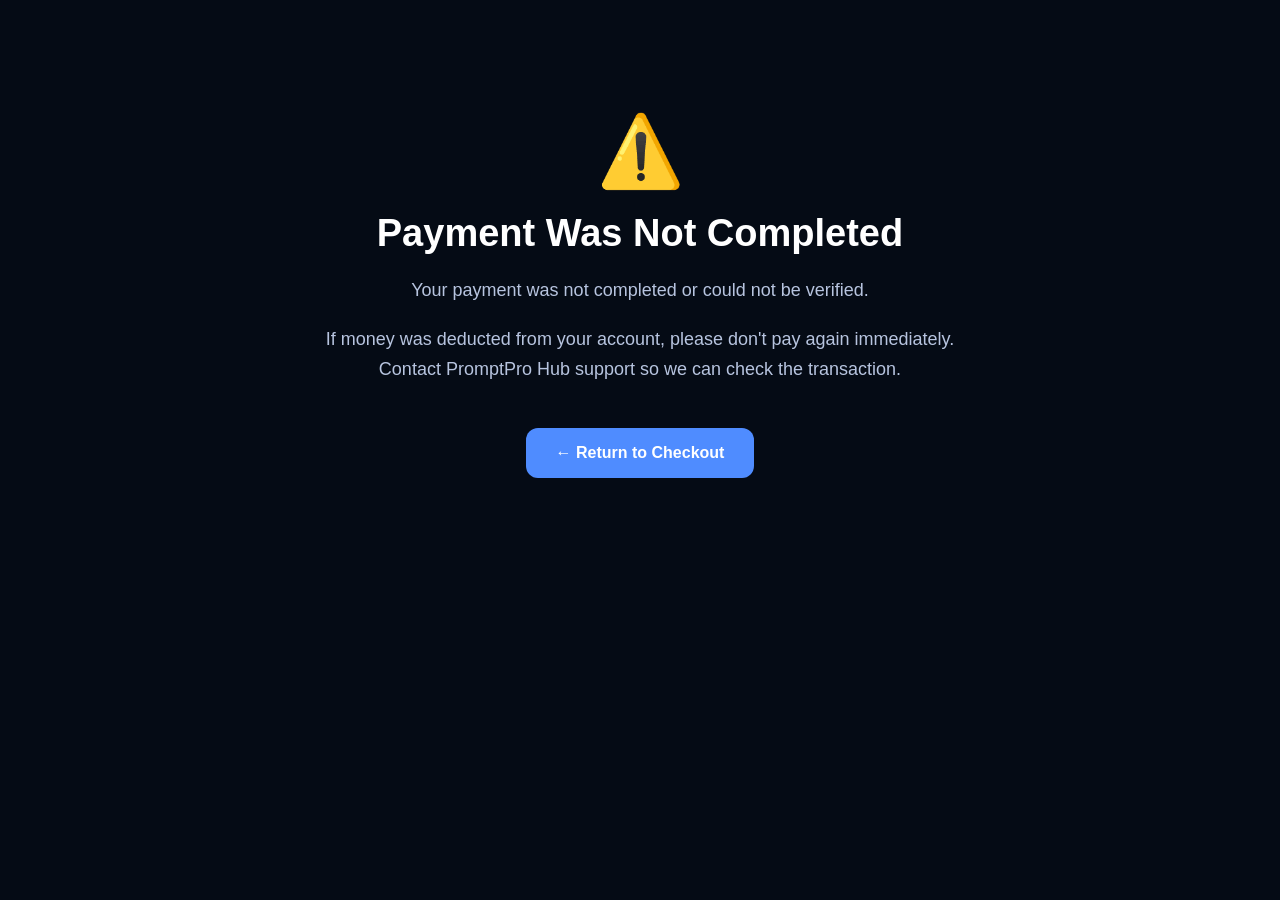
<file: payment-failed.html>
<!DOCTYPE html>
<html lang="en">

<head>
    <meta charset="UTF-8">
    <meta name="viewport" content="width=device-width, initial-scale=1.0">

    <title>Payment Not Completed | PromptPro Hub</title>

    <style>
        body {
            margin: 0;
            background: #050B15;
            color: white;
            font-family: Arial, sans-serif;
            text-align: center;
        }

        .container {
            max-width: 650px;
            margin: 80px auto;
            padding: 30px;
        }

        .icon {
            font-size: 70px;
        }

        h1 {
            font-size: 38px;
            margin: 20px 0;
        }

        p {
            color: #b7c4df;
            font-size: 18px;
            line-height: 1.7;
        }

        .btn {
            display: inline-block;
            margin-top: 25px;
            padding: 16px 30px;
            background: #4F8CFF;
            color: white;
            text-decoration: none;
            border-radius: 12px;
            font-weight: bold;
        }
    </style>
</head>

<body>

    <div class="container">

        <div class="icon">⚠️</div>

        <h1>Payment Was Not Completed</h1>

        <p>
            Your payment was not completed or could not be verified.
        </p>

        <p>
            If money was deducted from your account, please don't pay again immediately.
            Contact PromptPro Hub support so we can check the transaction.
        </p>

        <a href="checkout.html" class="btn">
            ← Return to Checkout
        </a>

    </div>

</body>

  </html>
</file>
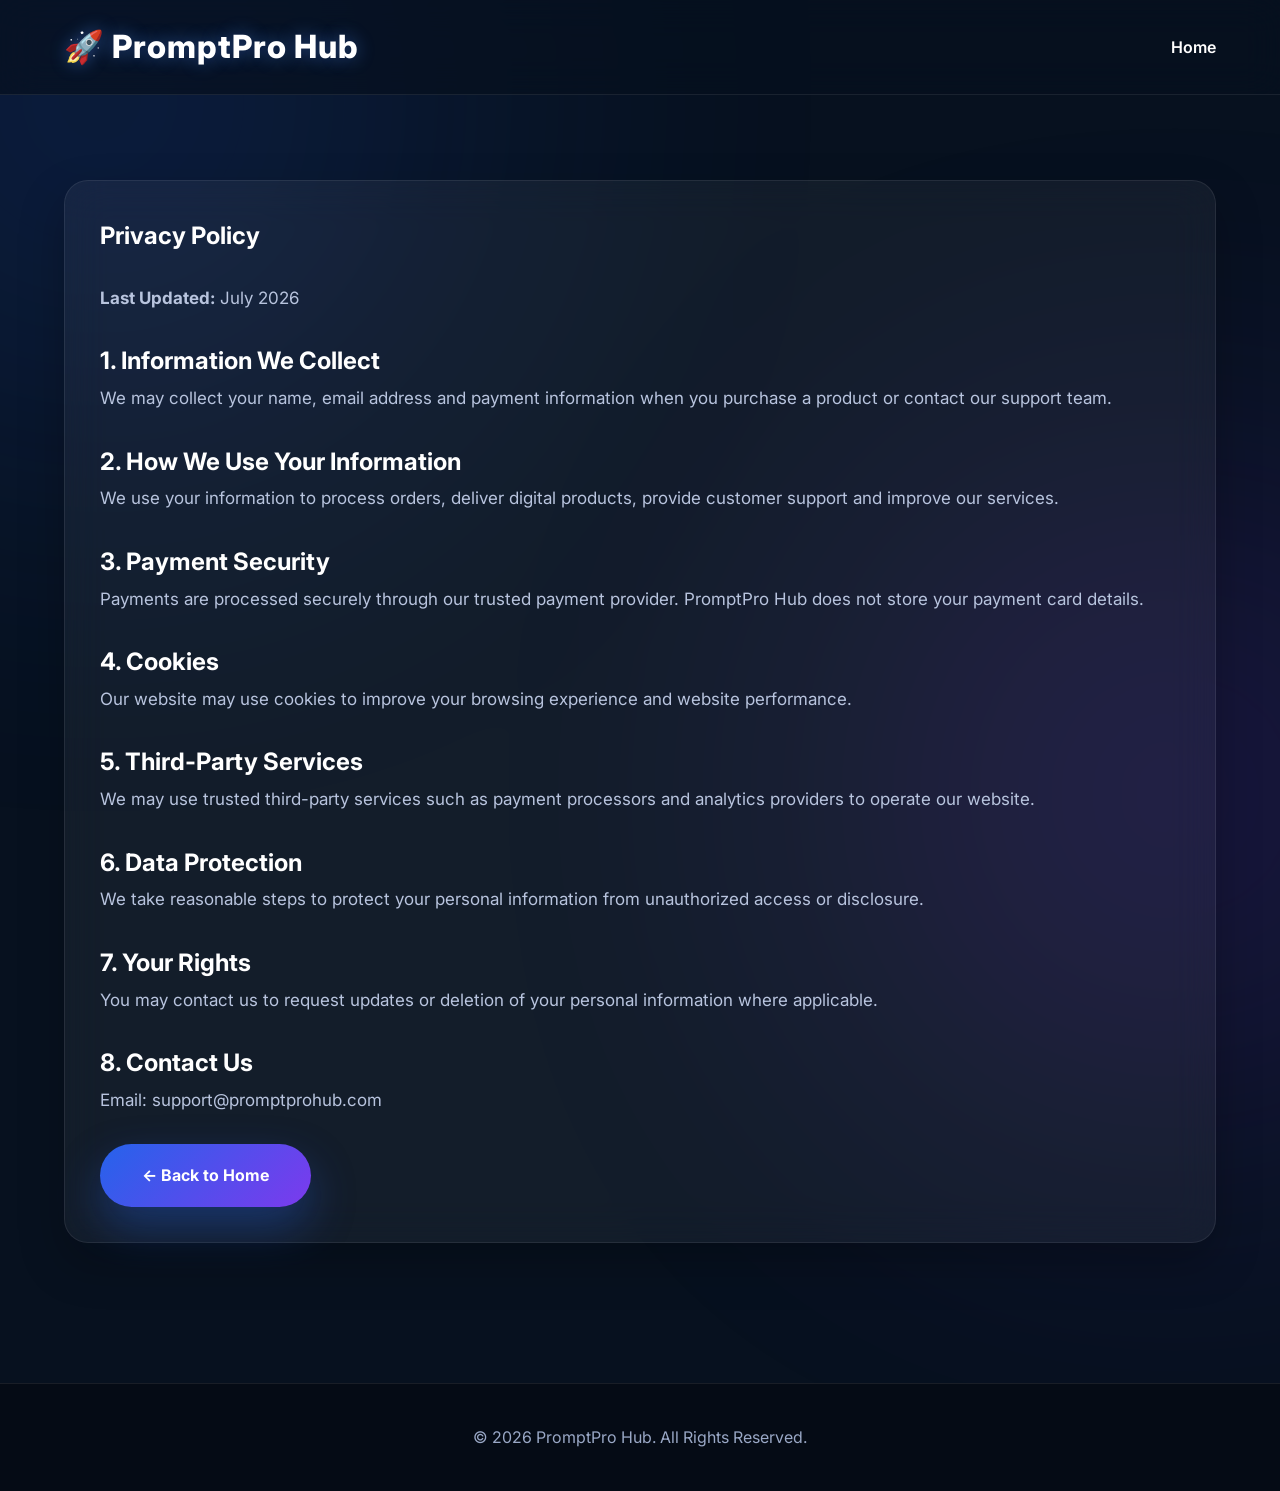
<file: privacy.html>
<!DOCTYPE html>
<html lang="en">
<head>

<meta charset="UTF-8">
<meta name="viewport" content="width=device-width, initial-scale=1.0">

<title>Privacy Policy | PromptPro Hub</title>

<link rel="stylesheet" href="style.css">

<link href="https://fonts.googleapis.com/css2?family=Inter:wght@300;400;500;600;700;800&display=swap" rel="stylesheet">

</head>

<body>

<header>

<div class="container">

<nav>

<div class="logo">🚀 PromptPro Hub</div>

<ul>

<li><a href="index.html">Home</a></li>

</ul>

</nav>

</div>

</header>

<section style="padding-top:180px;">

<div class="container">

<div class="card">

<h1 style="margin-bottom:25px;">Privacy Policy</h1>

<p><strong>Last Updated:</strong> July 2026</p>

<br>

<h2>1. Information We Collect</h2>

<p>
We may collect your name, email address and payment information when you purchase a product or contact our support team.
</p>

<br>

<h2>2. How We Use Your Information</h2>

<p>
We use your information to process orders, deliver digital products, provide customer support and improve our services.
</p>

<br>

<h2>3. Payment Security</h2>

<p>
Payments are processed securely through our trusted payment provider. PromptPro Hub does not store your payment card details.
</p>

<br>

<h2>4. Cookies</h2>

<p>
Our website may use cookies to improve your browsing experience and website performance.
</p>

<br>

<h2>5. Third-Party Services</h2>

<p>
We may use trusted third-party services such as payment processors and analytics providers to operate our website.
</p>

<br>

<h2>6. Data Protection</h2>

<p>
We take reasonable steps to protect your personal information from unauthorized access or disclosure.
</p>

<br>

<h2>7. Your Rights</h2>

<p>
You may contact us to request updates or deletion of your personal information where applicable.
</p>

<br>

<h2>8. Contact Us</h2>

<p>

Email: support@promptprohub.com

</p>

<br>

<a href="index.html" class="btn">← Back to Home</a>

</div>

</div>

</section>

<footer style="text-align:center;padding:40px;color:#9aa8c6;">

© 2026 PromptPro Hub. All Rights Reserved.

</footer>

</body>

</html>
</file>
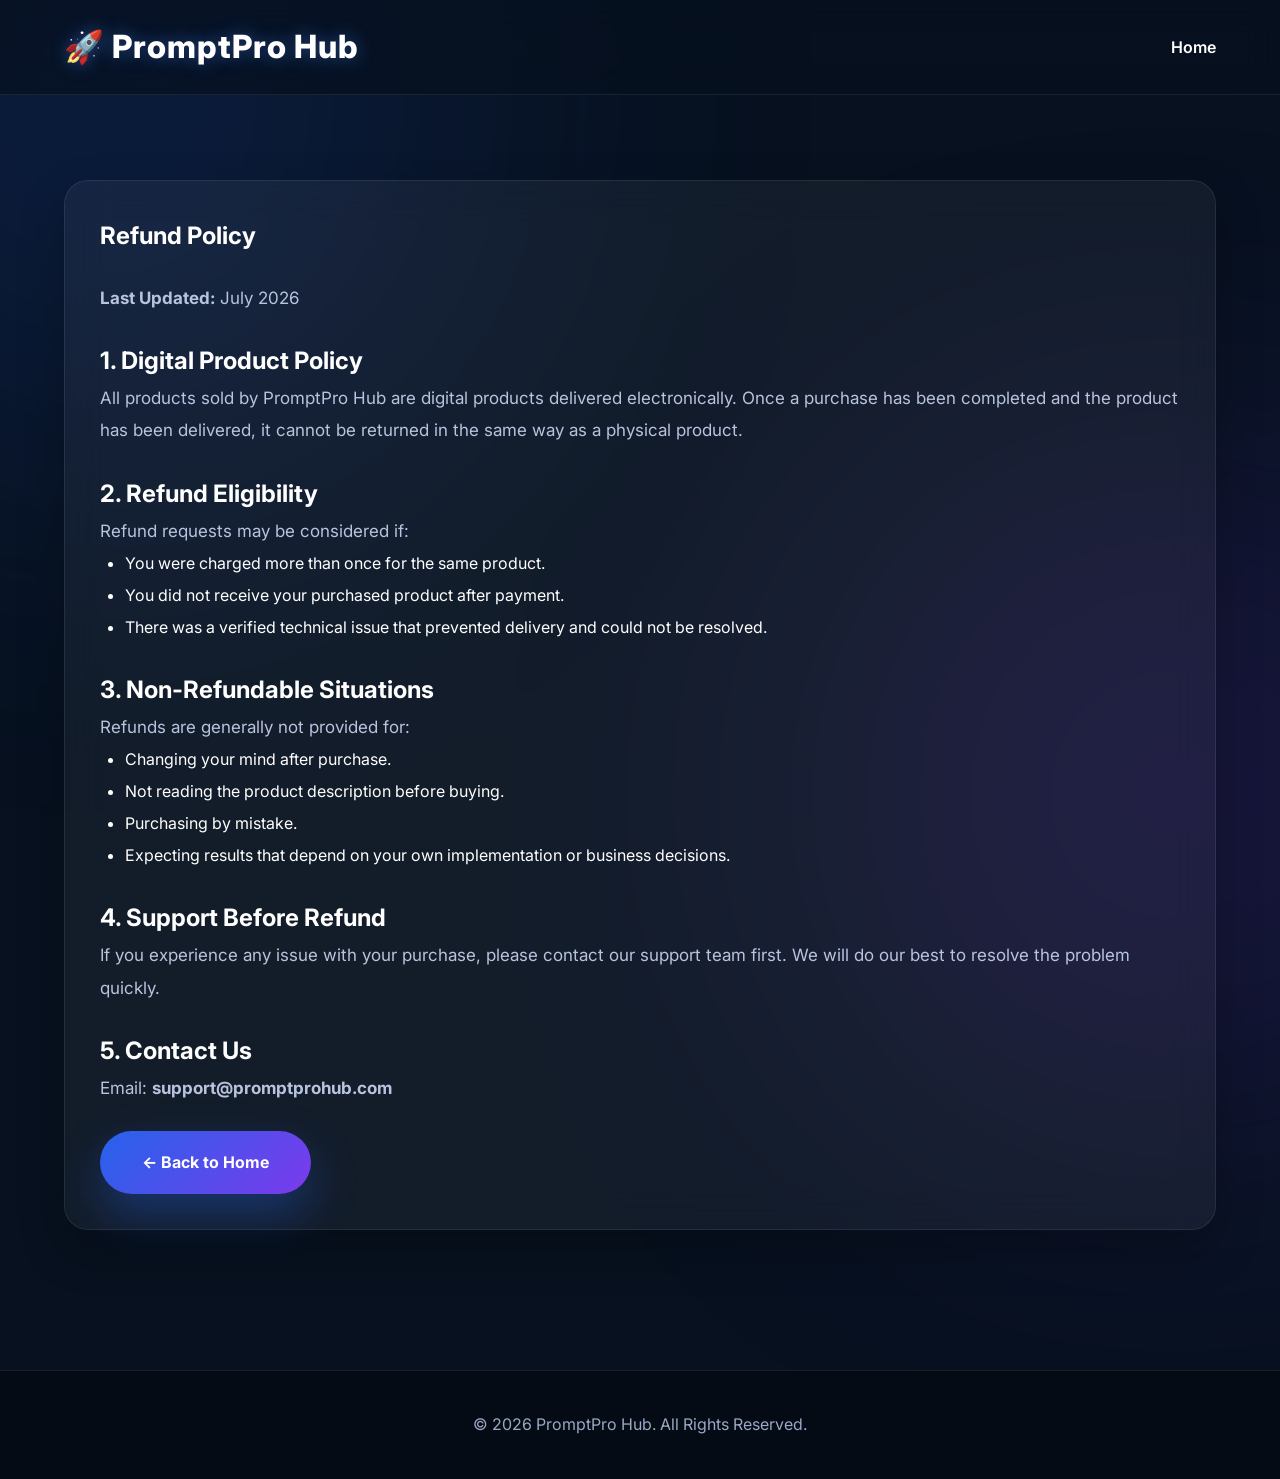
<file: refund.html>
<!DOCTYPE html>
<html lang="en">
<head>

<meta charset="UTF-8">
<meta name="viewport" content="width=device-width, initial-scale=1.0">

<title>Refund Policy | PromptPro Hub</title>

<link rel="stylesheet" href="style.css">

<link href="https://fonts.googleapis.com/css2?family=Inter:wght@300;400;500;600;700;800&display=swap" rel="stylesheet">

</head>

<body>

<header>

<div class="container">

<nav>

<div class="logo">🚀 PromptPro Hub</div>

<ul>

<li><a href="index.html">Home</a></li>

</ul>

</nav>

</div>

</header>

<section style="padding-top:180px;">

<div class="container">

<div class="card">

<h1 style="margin-bottom:25px;">Refund Policy</h1>

<p><strong>Last Updated:</strong> July 2026</p>

<br>

<h2>1. Digital Product Policy</h2>

<p>
All products sold by PromptPro Hub are digital products delivered electronically. Once a purchase has been completed and the product has been delivered, it cannot be returned in the same way as a physical product.
</p>

<br>

<h2>2. Refund Eligibility</h2>

<p>
Refund requests may be considered if:
</p>

<ul style="margin-left:25px;line-height:2;">

<li>You were charged more than once for the same product.</li>

<li>You did not receive your purchased product after payment.</li>

<li>There was a verified technical issue that prevented delivery and could not be resolved.</li>

</ul>

<br>

<h2>3. Non-Refundable Situations</h2>

<p>
Refunds are generally not provided for:
</p>

<ul style="margin-left:25px;line-height:2;">

<li>Changing your mind after purchase.</li>

<li>Not reading the product description before buying.</li>

<li>Purchasing by mistake.</li>

<li>Expecting results that depend on your own implementation or business decisions.</li>

</ul>

<br>

<h2>4. Support Before Refund</h2>

<p>
If you experience any issue with your purchase, please contact our support team first. We will do our best to resolve the problem quickly.
</p>

<br>

<h2>5. Contact Us</h2>

<p>

Email: <strong>support@promptprohub.com</strong>

</p>

<br>

<a href="index.html" class="btn">← Back to Home</a>

</div>

</div>

</section>

<footer style="text-align:center;padding:40px;color:#9aa8c6;">

© 2026 PromptPro Hub. All Rights Reserved.

</footer>

</body>

</html>
</file>
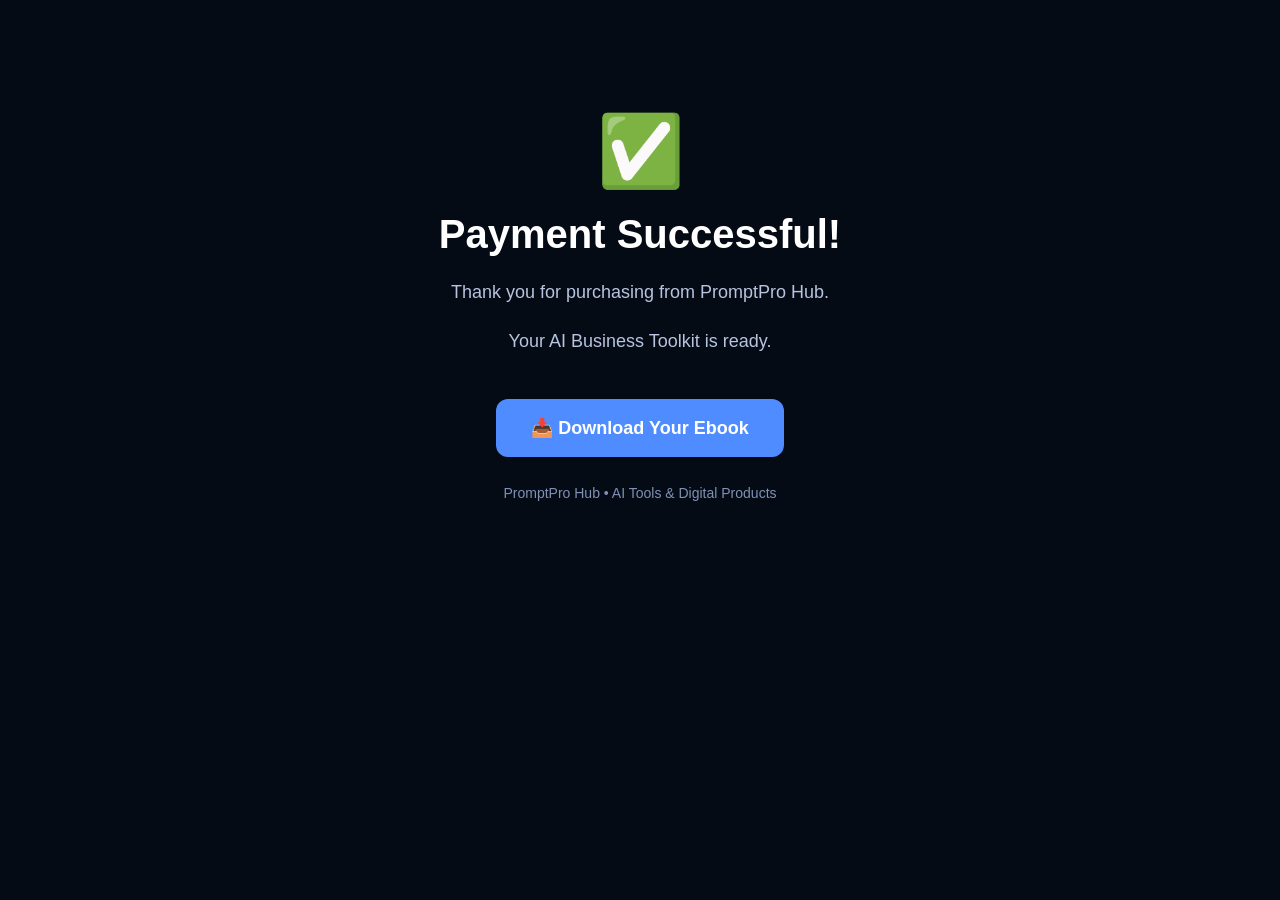
<file: success.html>
<!DOCTYPE html>
<html lang="en">

<head>
    <meta charset="UTF-8">
    <meta name="viewport" content="width=device-width, initial-scale=1.0">

    <title>Payment Successful | PromptPro Hub</title>

    <style>
        body {
            margin: 0;
            background: #050B15;
            color: white;
            font-family: Arial, sans-serif;
            text-align: center;
        }

        .container {
            max-width: 650px;
            margin: 80px auto;
            padding: 30px;
        }

        .icon {
            font-size: 70px;
        }

        h1 {
            font-size: 40px;
            margin: 20px 0;
        }

        p {
            color: #b7c4df;
            font-size: 18px;
            line-height: 1.7;
        }

        .download-btn {
            display: inline-block;
            margin-top: 25px;
            padding: 18px 35px;
            background: #4F8CFF;
            color: white;
            text-decoration: none;
            border-radius: 12px;
            font-size: 18px;
            font-weight: bold;
        }

        .download-btn:hover {
            opacity: 0.85;
        }

        .note {
            margin-top: 25px;
            font-size: 14px;
            color: #7f91b5;
        }
    </style>
</head>

<body>

    <div class="container">

        <div class="icon">✅</div>

        <h1>Payment Successful!</h1>

        <p>
            Thank you for purchasing from PromptPro Hub.
        </p>

        <p>
            Your AI Business Toolkit is ready.
        </p>

        <a
            href="YOUR_PDF_LINK_HERE"
            class="download-btn"
            download>
            📥 Download Your Ebook
        </a>

        <p class="note">
            PromptPro Hub • AI Tools & Digital Products
        </p>

    </div>

</body>

  </html>
</file>
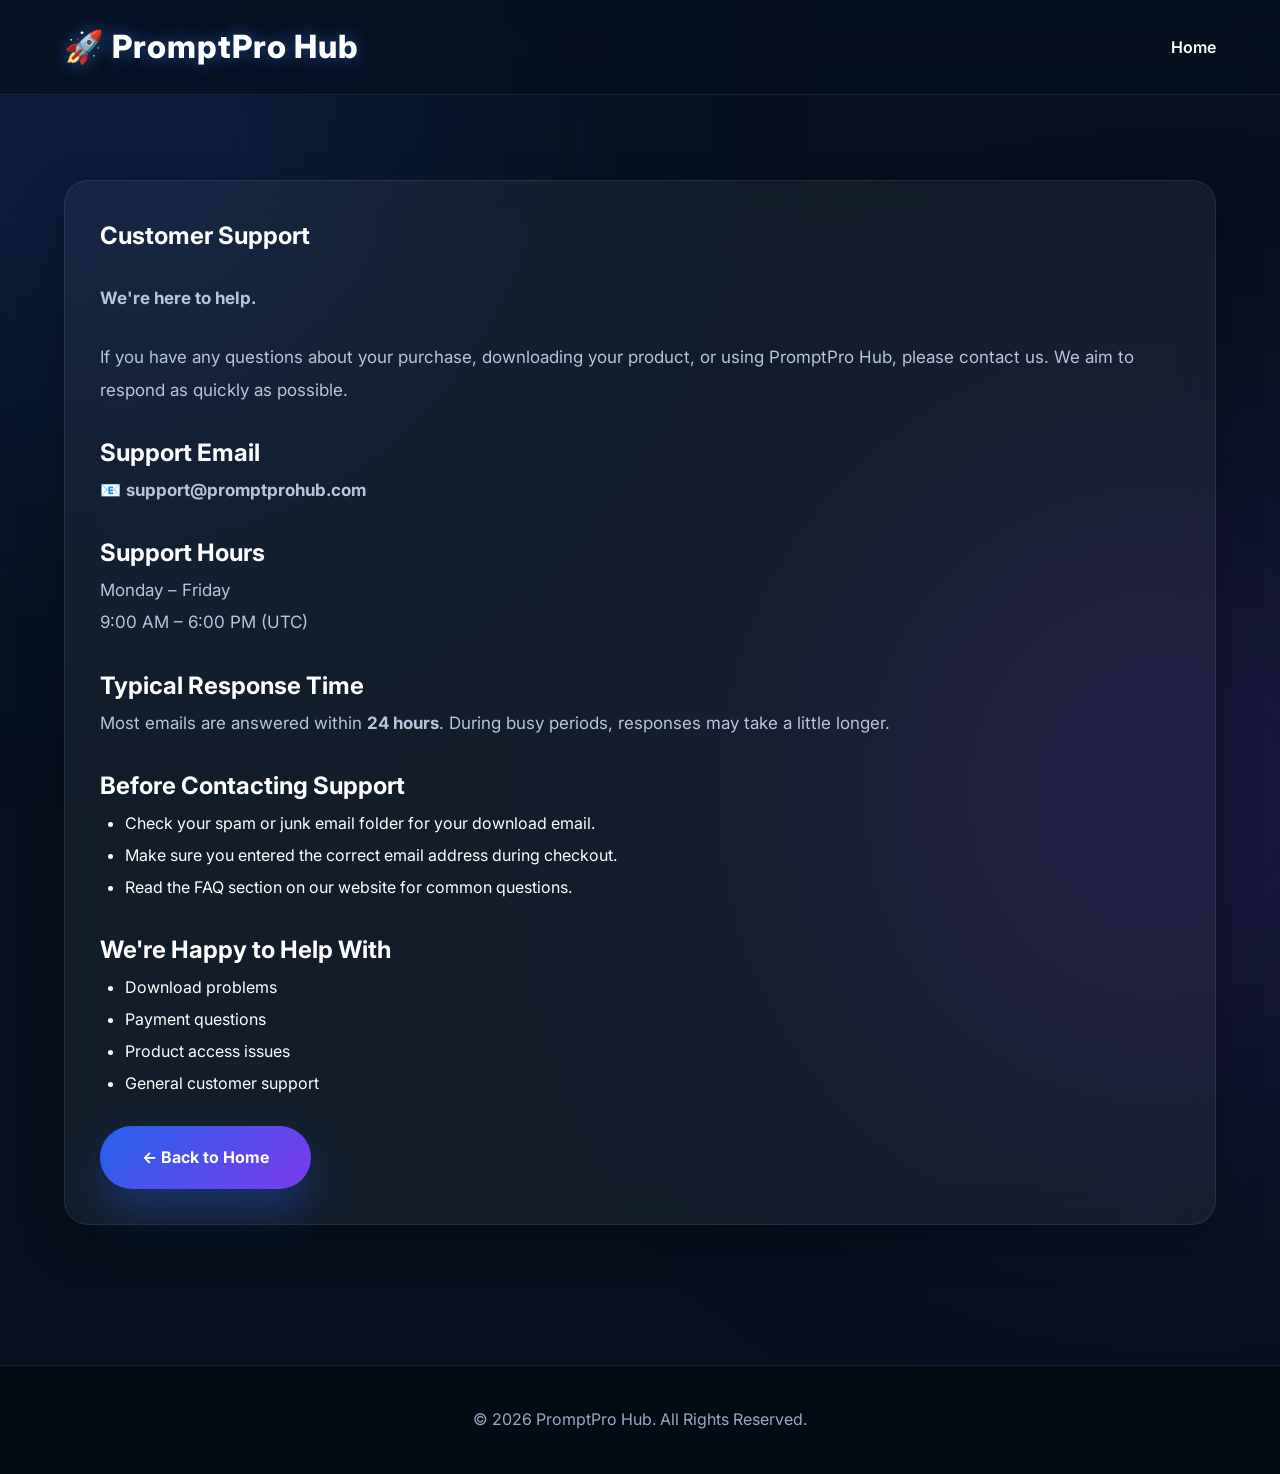
<file: support.html>
<!DOCTYPE html>
<html lang="en">
<head>

<meta charset="UTF-8">
<meta name="viewport" content="width=device-width, initial-scale=1.0">

<title>Customer Support | PromptPro Hub</title>

<link rel="stylesheet" href="style.css">

<link href="https://fonts.googleapis.com/css2?family=Inter:wght@300;400;500;600;700;800&display=swap" rel="stylesheet">

</head>

<body>

<header>

<div class="container">

<nav>

<div class="logo">🚀 PromptPro Hub</div>

<ul>

<li><a href="index.html">Home</a></li>

</ul>

</nav>

</div>

</header>

<section style="padding-top:180px;">

<div class="container">

<div class="card">

<h1 style="margin-bottom:25px;">Customer Support</h1>

<p><strong>We're here to help.</strong></p>

<br>

<p>

If you have any questions about your purchase, downloading your product, or using PromptPro Hub, please contact us. We aim to respond as quickly as possible.

</p>

<br>

<h2>Support Email</h2>

<p>

📧 <strong>support@promptprohub.com</strong>

</p>

<br>

<h2>Support Hours</h2>

<p>

Monday – Friday<br>

9:00 AM – 6:00 PM (UTC)

</p>

<br>

<h2>Typical Response Time</h2>

<p>

Most emails are answered within <strong>24 hours</strong>. During busy periods, responses may take a little longer.

</p>

<br>

<h2>Before Contacting Support</h2>

<ul style="margin-left:25px;line-height:2;">

<li>Check your spam or junk email folder for your download email.</li>

<li>Make sure you entered the correct email address during checkout.</li>

<li>Read the FAQ section on our website for common questions.</li>

</ul>

<br>

<h2>We're Happy to Help With</h2>

<ul style="margin-left:25px;line-height:2;">

<li>Download problems</li>

<li>Payment questions</li>

<li>Product access issues</li>

<li>General customer support</li>

</ul>

<br>

<a href="index.html" class="btn">

← Back to Home

</a>

</div>

</div>

</section>

<footer style="text-align:center;padding:40px;color:#9aa8c6;">

© 2026 PromptPro Hub. All Rights Reserved.

</footer>

</body>

</html>
</file>
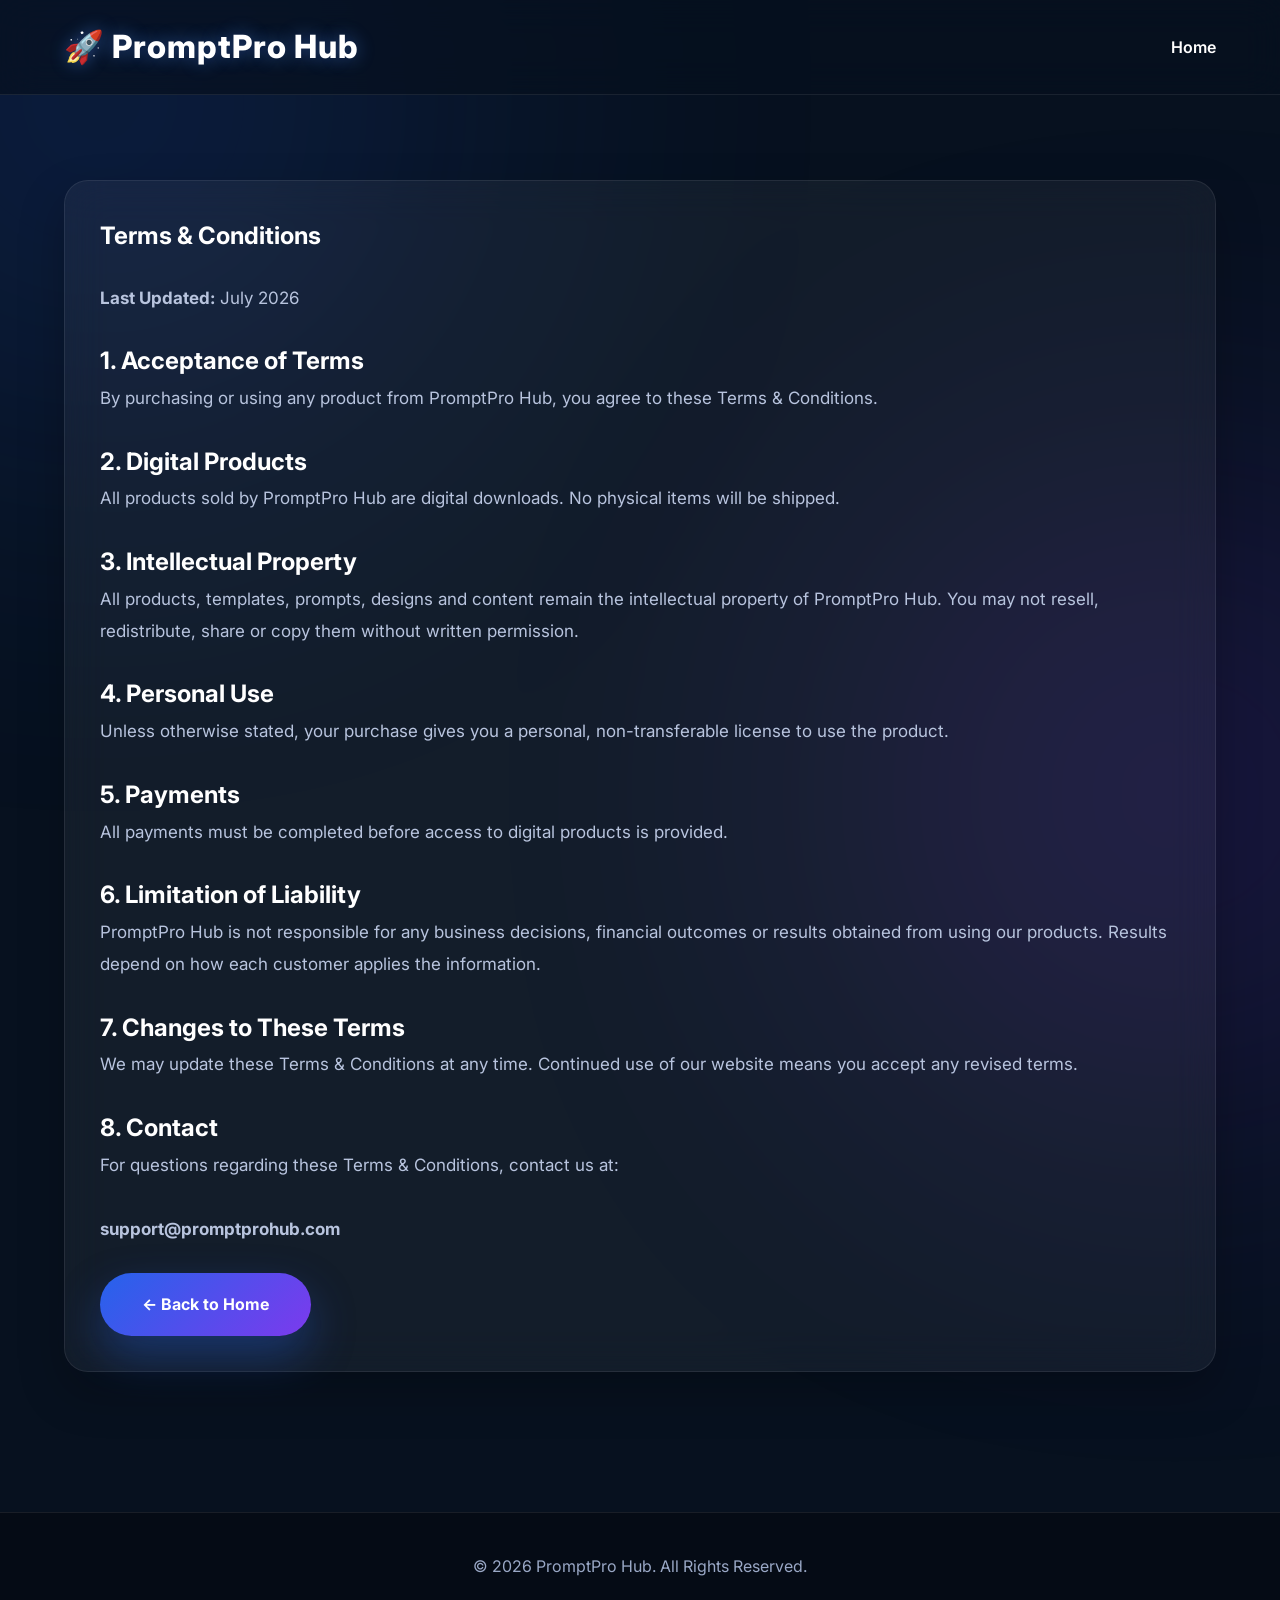
<file: terms.html>
<!DOCTYPE html>
<html lang="en">
<head>

<meta charset="UTF-8">
<meta name="viewport" content="width=device-width, initial-scale=1.0">

<title>Terms & Conditions | PromptPro Hub</title>

<link rel="stylesheet" href="style.css">

<link href="https://fonts.googleapis.com/css2?family=Inter:wght@300;400;500;600;700;800&display=swap" rel="stylesheet">

</head>

<body>

<header>

<div class="container">

<nav>

<div class="logo">🚀 PromptPro Hub</div>

<ul>

<li><a href="index.html">Home</a></li>

</ul>

</nav>

</div>

</header>

<section style="padding-top:180px;">

<div class="container">

<div class="card">

<h1 style="margin-bottom:25px;">Terms & Conditions</h1>

<p><strong>Last Updated:</strong> July 2026</p>

<br>

<h2>1. Acceptance of Terms</h2>

<p>
By purchasing or using any product from PromptPro Hub, you agree to these Terms & Conditions.
</p>

<br>

<h2>2. Digital Products</h2>

<p>
All products sold by PromptPro Hub are digital downloads. No physical items will be shipped.
</p>

<br>

<h2>3. Intellectual Property</h2>

<p>
All products, templates, prompts, designs and content remain the intellectual property of PromptPro Hub. You may not resell, redistribute, share or copy them without written permission.
</p>

<br>

<h2>4. Personal Use</h2>

<p>
Unless otherwise stated, your purchase gives you a personal, non-transferable license to use the product.
</p>

<br>

<h2>5. Payments</h2>

<p>
All payments must be completed before access to digital products is provided.
</p>

<br>

<h2>6. Limitation of Liability</h2>

<p>
PromptPro Hub is not responsible for any business decisions, financial outcomes or results obtained from using our products. Results depend on how each customer applies the information.
</p>

<br>

<h2>7. Changes to These Terms</h2>

<p>
We may update these Terms & Conditions at any time. Continued use of our website means you accept any revised terms.
</p>

<br>

<h2>8. Contact</h2>

<p>
For questions regarding these Terms & Conditions, contact us at:
<br><br>

<strong>support@promptprohub.com</strong>

</p>

<br>

<a href="index.html" class="btn">← Back to Home</a>

</div>

</div>

</section>

<footer style="text-align:center;padding:40px;color:#9aa8c6;">

© 2026 PromptPro Hub. All Rights Reserved.

</footer>

</body>
</html>
</file>
<file: style.css>
/* ==========================================
   PROMPTPRO HUB PREMIUM CSS V2.0
========================================== */

*{
margin:0;
padding:0;
box-sizing:border-box;
}

html{
scroll-behavior:smooth;
}

body{
font-family:'Inter',sans-serif;
background:#07111f;
color:#ffffff;
overflow-x:hidden;
position:relative;
line-height:1.7;
}

/* Animated Background */

body::before{
content:"";
position:fixed;
width:700px;
height:700px;
left:-250px;
top:-250px;
background:#2563eb;
border-radius:50%;
filter:blur(180px);
opacity:.18;
animation:blob1 12s infinite alternate;
z-index:-2;
}

body::after{
content:"";
position:fixed;
width:650px;
height:650px;
right:-220px;
bottom:-220px;
background:#7c3aed;
border-radius:50%;
filter:blur(170px);
opacity:.18;
animation:blob2 14s infinite alternate;
z-index:-2;
}

@keyframes blob1{

from{
transform:translateY(0);
}

to{
transform:translateY(120px);
}

}

@keyframes blob2{

from{
transform:translateY(0);
}

to{
transform:translateY(-120px);
}

}

.container{

width:90%;
max-width:1250px;
margin:auto;

}

/* Scrollbar */

::-webkit-scrollbar{

width:10px;

}

::-webkit-scrollbar-track{

background:#07111f;

}

::-webkit-scrollbar-thumb{

background:linear-gradient(#2563eb,#7c3aed);
border-radius:50px;

}

::selection{

background:#4f8cff;
color:#fff;

}

/* Header */

header{

position:fixed;
top:0;
left:0;
width:100%;
padding:20px 0;
background:rgba(7,17,31,.70);
backdrop-filter:blur(18px);
border-bottom:1px solid rgba(255,255,255,.08);
z-index:1000;

}

nav{

display:flex;
justify-content:space-between;
align-items:center;

}

.logo{

font-size:32px;
font-weight:800;
letter-spacing:1px;
color:#ffffff;
text-shadow:0 0 18px rgba(79,140,255,.45);

}

nav ul{

display:flex;
gap:35px;
list-style:none;

}

nav a{

text-decoration:none;
color:#ffffff;
font-weight:600;
transition:.35s;

}

nav a:hover{

color:#4f8cff;

}

/* Hero */

.hero{

display:flex;
justify-content:space-between;
align-items:center;
gap:70px;
min-height:100vh;
padding-top:120px;

}

.hero-text{

flex:1;
animation:fadeUp 1s ease;

}

.badge{

display:inline-block;
padding:12px 24px;
border-radius:999px;
background:rgba(79,140,255,.12);
border:1px solid rgba(79,140,255,.35);
color:#8fc2ff;
font-weight:700;
font-size:15px;
margin-bottom:25px;
backdrop-filter:blur(15px);

}

.hero-text h1{

font-size:72px;
font-weight:800;
line-height:1.08;
margin-bottom:25px;

}

.hero-text span{

background:linear-gradient(90deg,#4f8cff,#7c3aed);
-webkit-background-clip:text;
-webkit-text-fill-color:transparent;

}

.hero-text p{

font-size:21px;
color:#b7c4df;
line-height:1.9;
margin-bottom:40px;

}

.hero-buttons{

display:flex;
gap:20px;
flex-wrap:wrap;
margin-bottom:35px;

}

.btn{

display:inline-block;
padding:18px 42px;
border-radius:60px;
background:linear-gradient(135deg,#2563eb,#7c3aed);
color:#fff;
font-weight:700;
text-decoration:none;
transition:.35s;
box-shadow:0 20px 45px rgba(37,99,235,.35);

}

.btn:hover{

transform:translateY(-6px);
box-shadow:0 30px 60px rgba(37,99,235,.45);

}

.btn-outline{

display:inline-block;
padding:18px 42px;
border-radius:60px;
border:2px solid #4f8cff;
text-decoration:none;
font-weight:700;
color:#fff;
transition:.35s;

}

.btn-outline:hover{

background:#4f8cff;

}
.hero-trust{

display:flex;
flex-wrap:wrap;
gap:15px;

}

.hero-trust div{

padding:12px 20px;
background:rgba(255,255,255,.06);
border:1px solid rgba(255,255,255,.08);
border-radius:15px;
font-size:15px;
color:#d8e3ff;
backdrop-filter:blur(10px);

}

/* Hero Image */

.hero-image{

flex:1;
display:flex;
justify-content:center;
align-items:center;

}

.mockup{

width:360px;
height:470px;
padding:45px;
border-radius:28px;

background:linear-gradient(145deg,#2563eb,#7c3aed);

display:flex;
flex-direction:column;
justify-content:center;
align-items:center;
text-align:center;

font-size:32px;
font-weight:800;

color:#fff;

box-shadow:
0 40px 90px rgba(0,0,0,.45),
0 0 60px rgba(79,140,255,.25);

animation:floatBook 5s ease-in-out infinite;

}

.mockup h2{

margin:18px 0;
font-size:30px;

}

.mockup p{

font-size:18px;
line-height:1.8;

}

@keyframes floatBook{

0%{

transform:translateY(0px) rotate(-2deg);

}

50%{

transform:translateY(-20px) rotate(2deg);

}

100%{

transform:translateY(0px) rotate(-2deg);

}

}

/* Sections */

section{

padding:140px 0;

}

.title{

font-size:50px;
font-weight:800;
text-align:center;
margin-bottom:20px;

}

.subtitle{

max-width:760px;
margin:0 auto 70px;

text-align:center;

font-size:19px;
line-height:1.9;

color:#9fb0d3;

}

/* Cards */

.cards{

display:grid;
grid-template-columns:repeat(auto-fit,minmax(280px,1fr));
gap:30px;

}

.card{

background:rgba(255,255,255,.05);

backdrop-filter:blur(20px);

border:1px solid rgba(255,255,255,.08);

border-radius:24px;

padding:35px;

transition:.4s;

box-shadow:0 20px 45px rgba(0,0,0,.25);

animation:fadeUp .9s ease;

}

.card:hover{

transform:translateY(-12px) scale(1.02);

border-color:#4f8cff;

box-shadow:0 45px 90px rgba(79,140,255,.30);

}

.card h3{

font-size:24px;

margin-bottom:18px;

color:#ffffff;

}

.card p{

font-size:17px;

line-height:1.9;

color:#b8c4de;

                     }
/* ==========================================
   PREMIUM STATS
========================================== */

#users,
#downloads,
#prompts{

font-size:60px;
font-weight:800;

background:linear-gradient(90deg,#4f8cff,#7c3aed);

-webkit-background-clip:text;
-webkit-text-fill-color:transparent;

}

/* ==========================================
   NEWSLETTER
========================================== */

form{

margin-top:30px;

}

input[type="email"]{

background:rgba(255,255,255,.08);

border:1px solid rgba(255,255,255,.08);

color:#fff;

outline:none;

transition:.35s;

}

input[type="email"]:focus{

border-color:#4f8cff;

box-shadow:0 0 20px rgba(79,140,255,.30);

}

input::placeholder{

color:#9fb0d3;

}

/* ==========================================
   FOOTER
========================================== */

footer{

background:#050b15;

padding:80px 0 40px;

border-top:1px solid rgba(255,255,255,.08);

}

footer h2{

font-size:34px;

margin-bottom:18px;

}

footer h3{

font-size:22px;

margin-bottom:18px;

color:#ffffff;

}

footer p{

line-height:1.9;

color:#9aa8c6;

}

footer a{

color:#9aa8c6;

text-decoration:none;

transition:.35s;

}

footer a:hover{

color:#4f8cff;

padding-left:6px;

}

/* ==========================================
   FADE ANIMATION
========================================== */

@keyframes fadeUp{

from{

opacity:0;

transform:translateY(60px);

}

to{

opacity:1;

transform:translateY(0);

}

}

/* ==========================================
   RESPONSIVE
========================================== */

@media(max-width:991px){

.hero{

flex-direction:column;

text-align:center;

padding-top:160px;

}

.hero-text h1{

font-size:52px;

}

.hero-buttons{

justify-content:center;

}

.hero-trust{

justify-content:center;

}

nav{

flex-direction:column;

gap:20px;

}

nav ul{

flex-wrap:wrap;

justify-content:center;

gap:18px;

}

.mockup{

width:300px;

height:400px;

font-size:28px;

}

.title{

font-size:40px;

}

.subtitle{

font-size:18px;

}

}

@media(max-width:600px){

.container{

width:92%;

}

.hero{

gap:40px;

}

.hero-text h1{

font-size:40px;

}

.hero-text p{

font-size:18px;

}

.btn,
.btn-outline{

width:100%;

text-align:center;

}

.cards{

grid-template-columns:1fr;

}

.logo{

font-size:26px;

}

.title{

font-size:34px;

}

.subtitle{

font-size:17px;

}

.mockup{

width:260px;

height:360px;

padding:30px;

}

footer{

text-align:center;

}

   }
</file>
